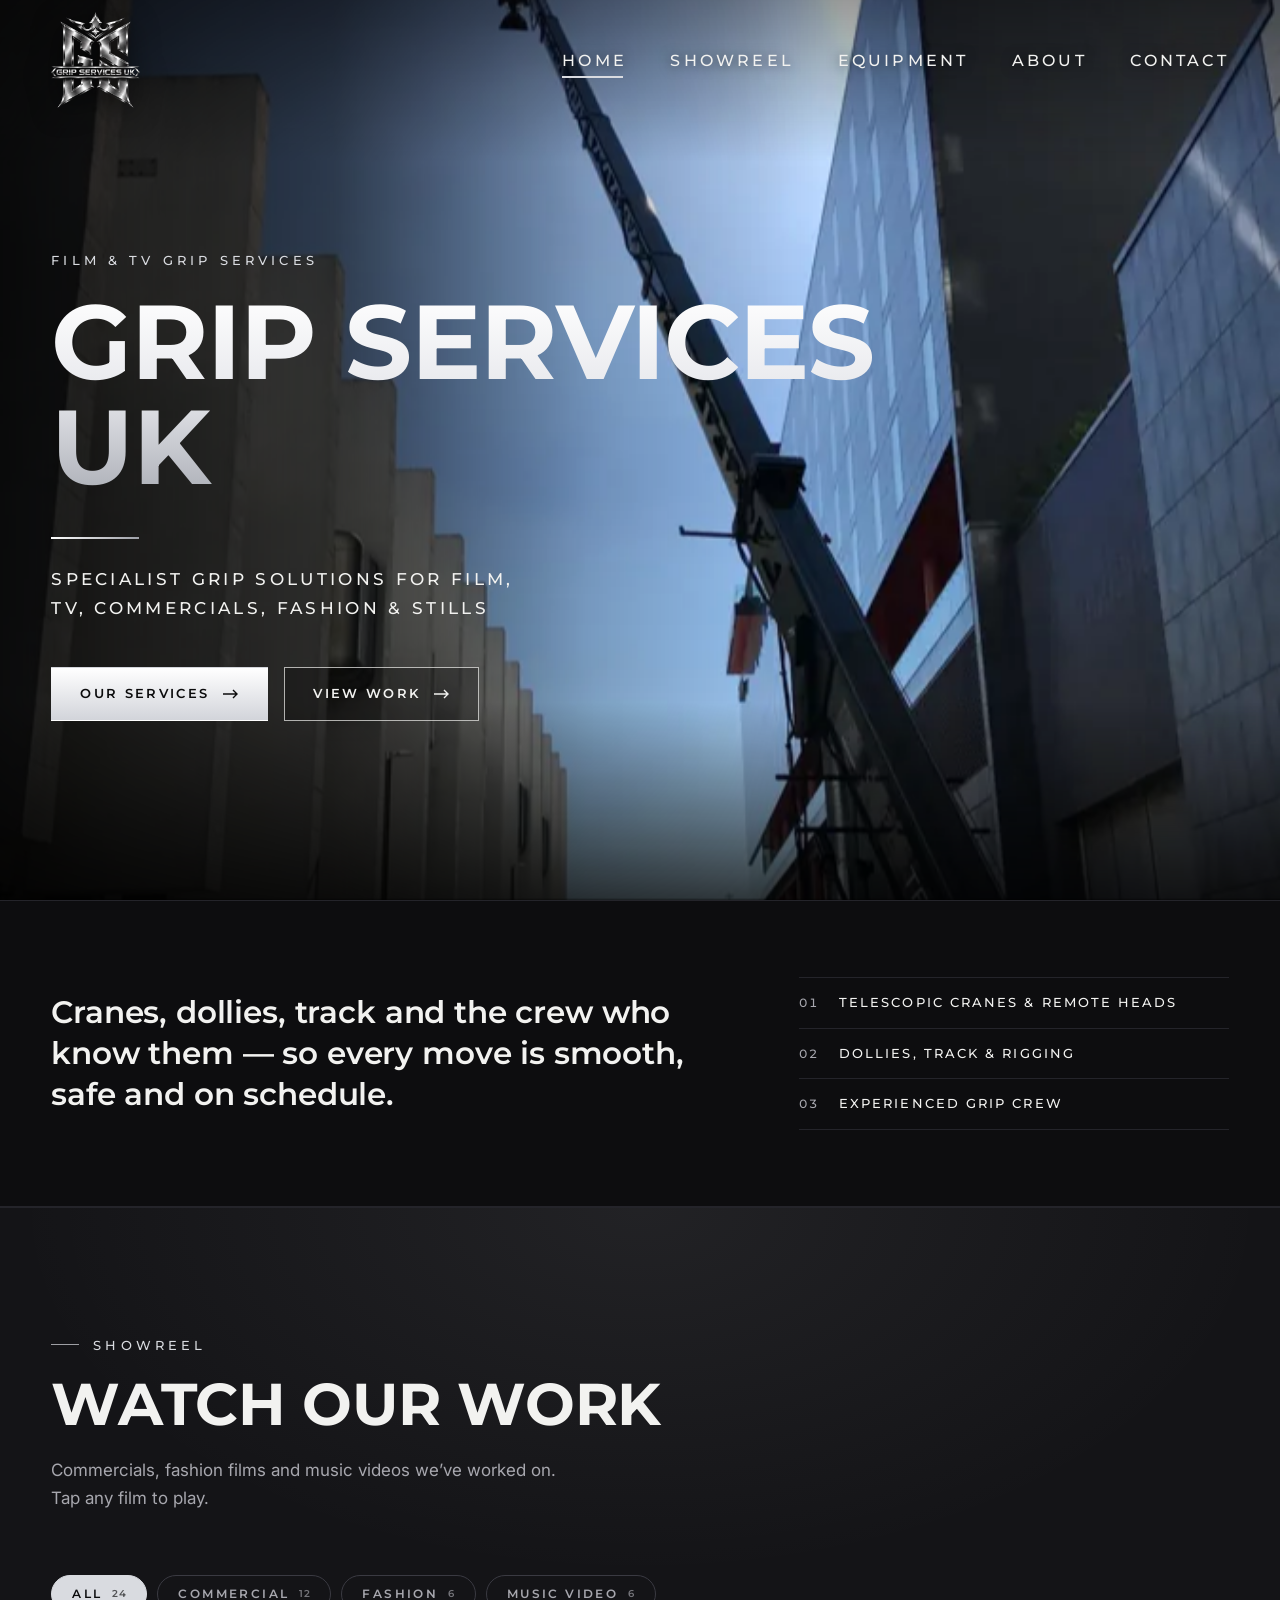
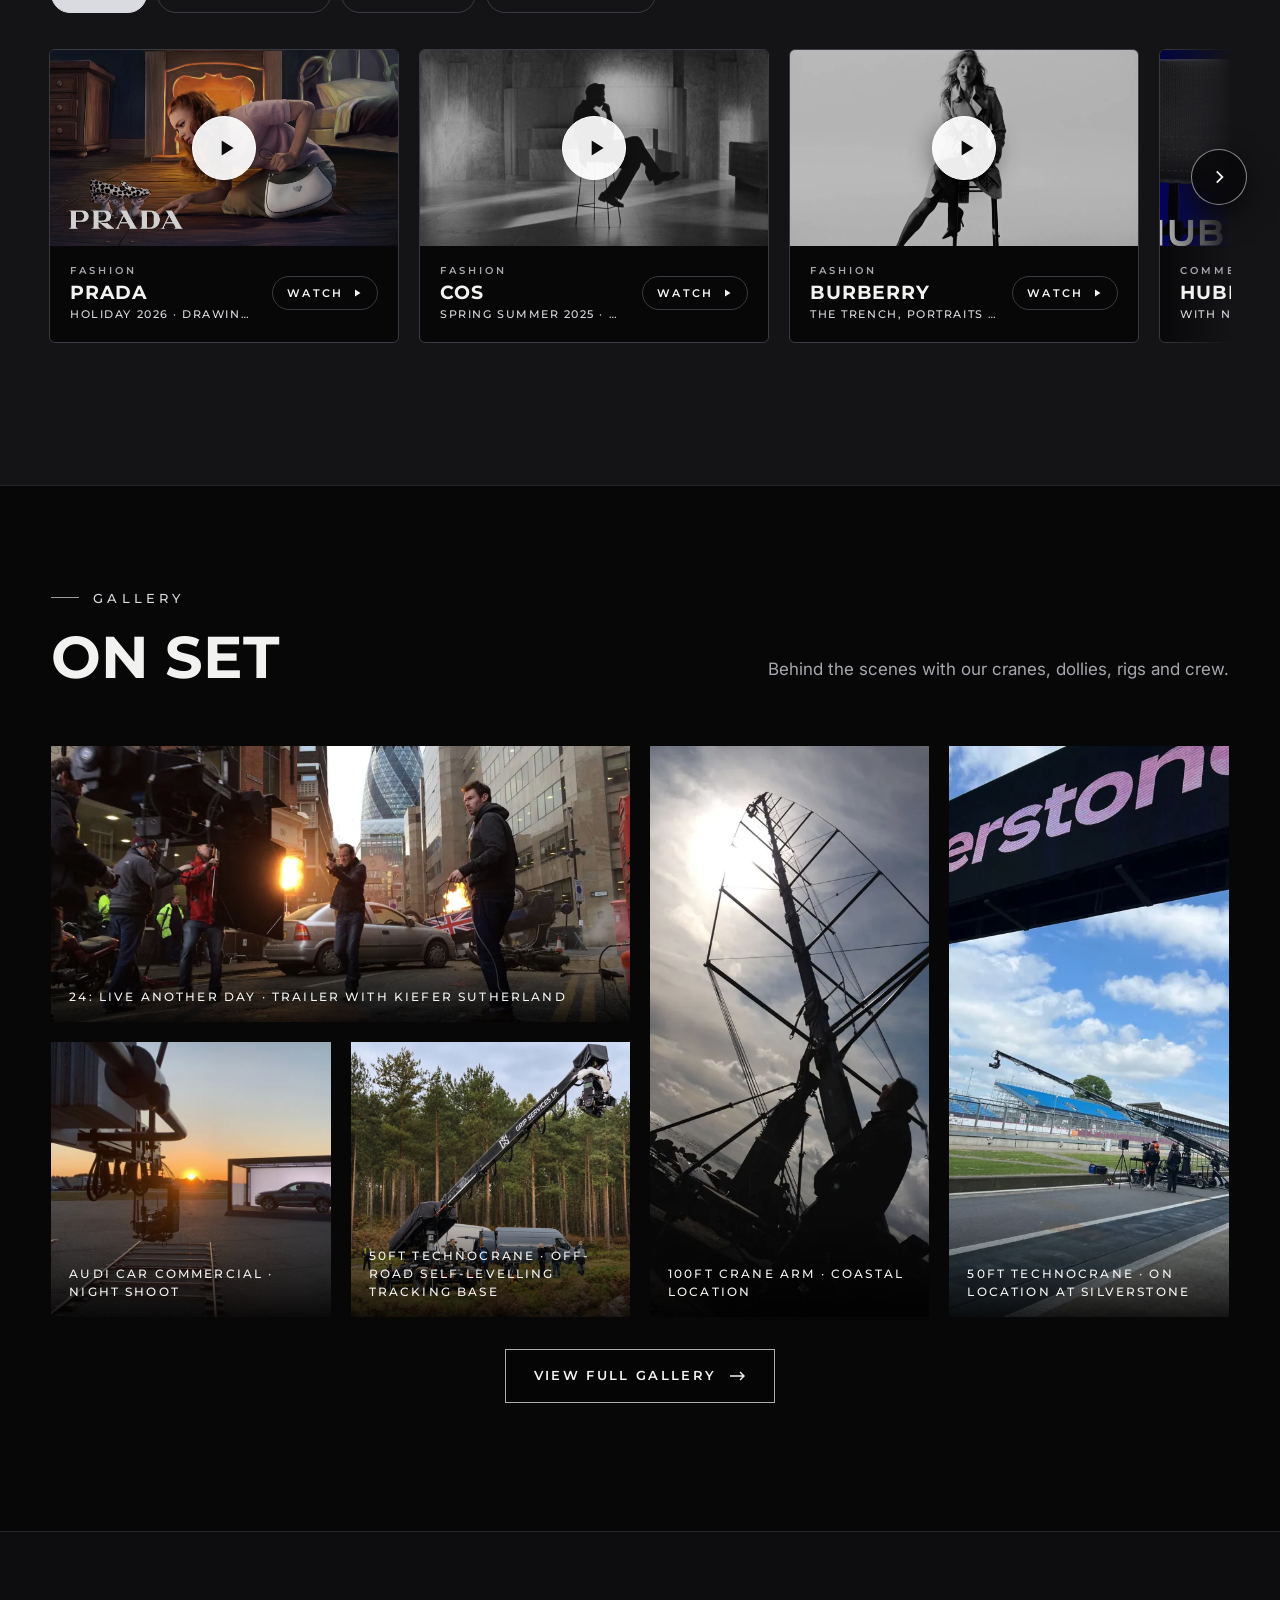
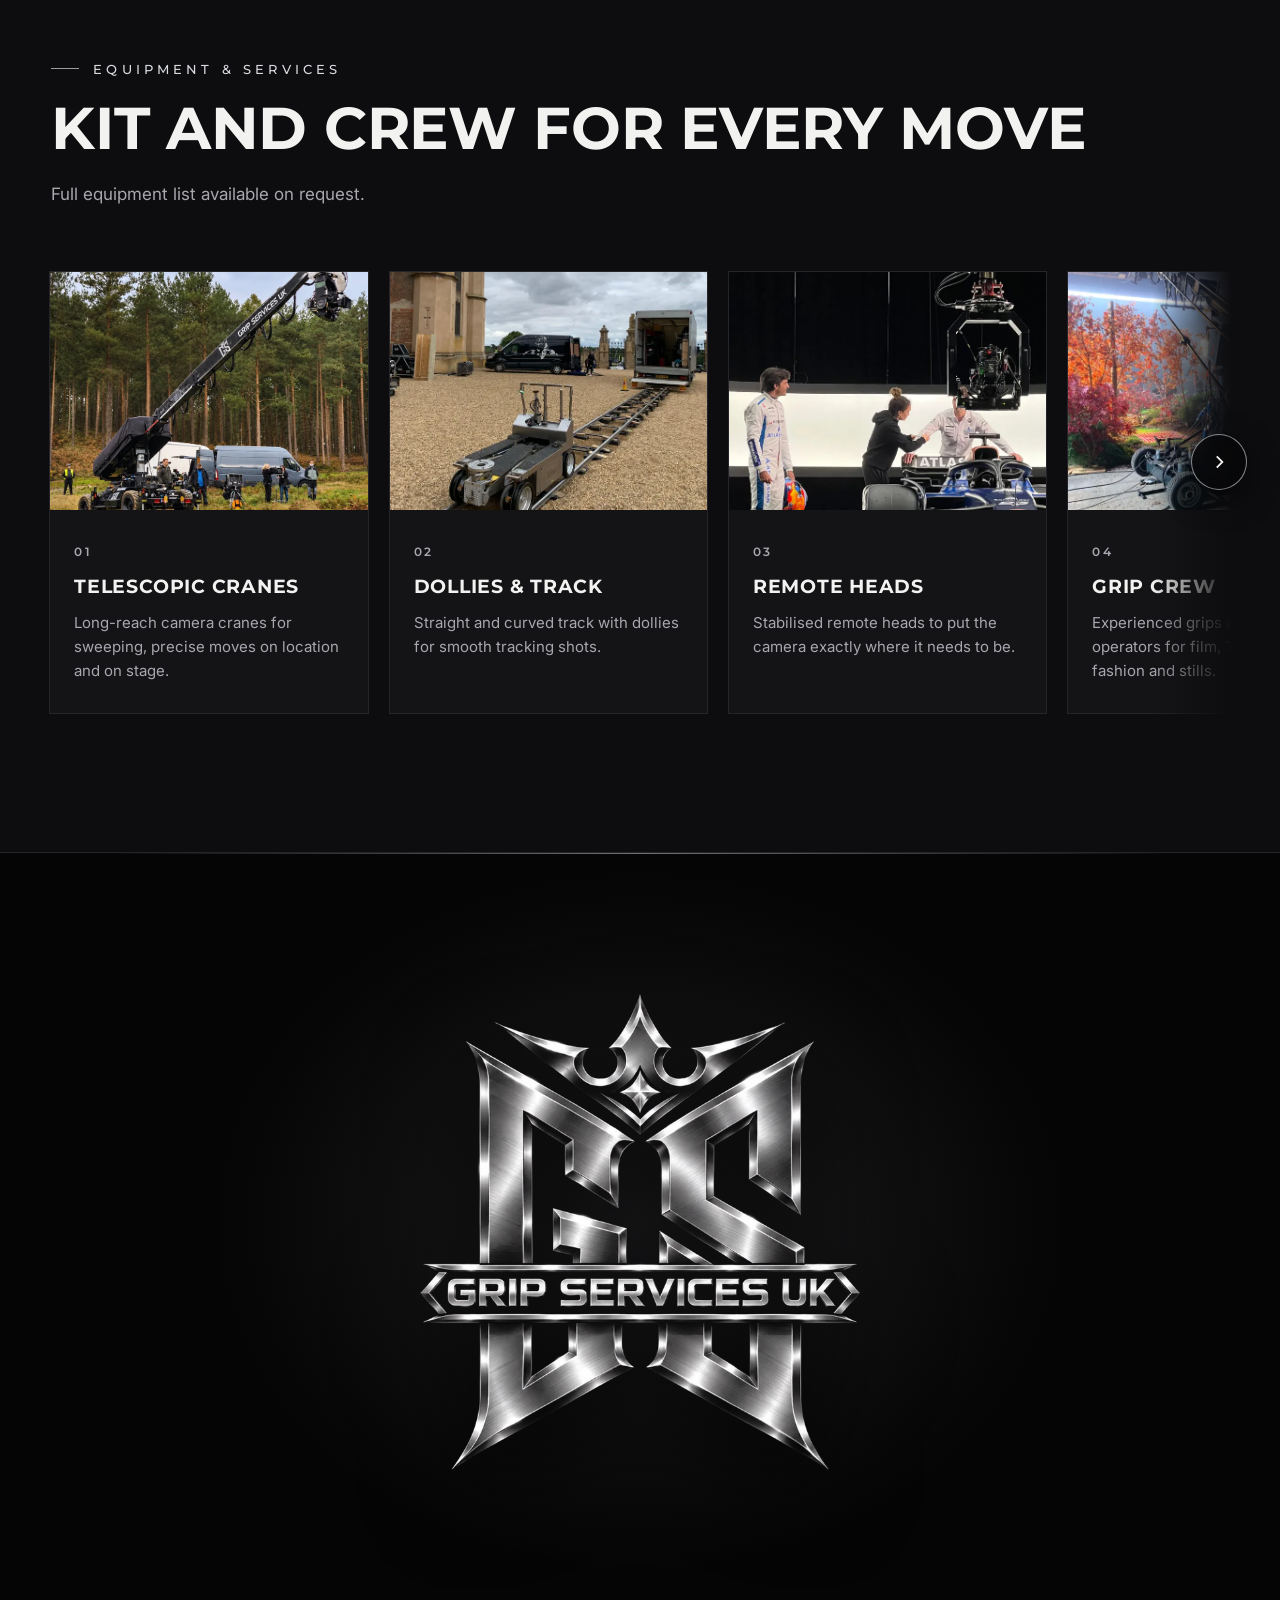
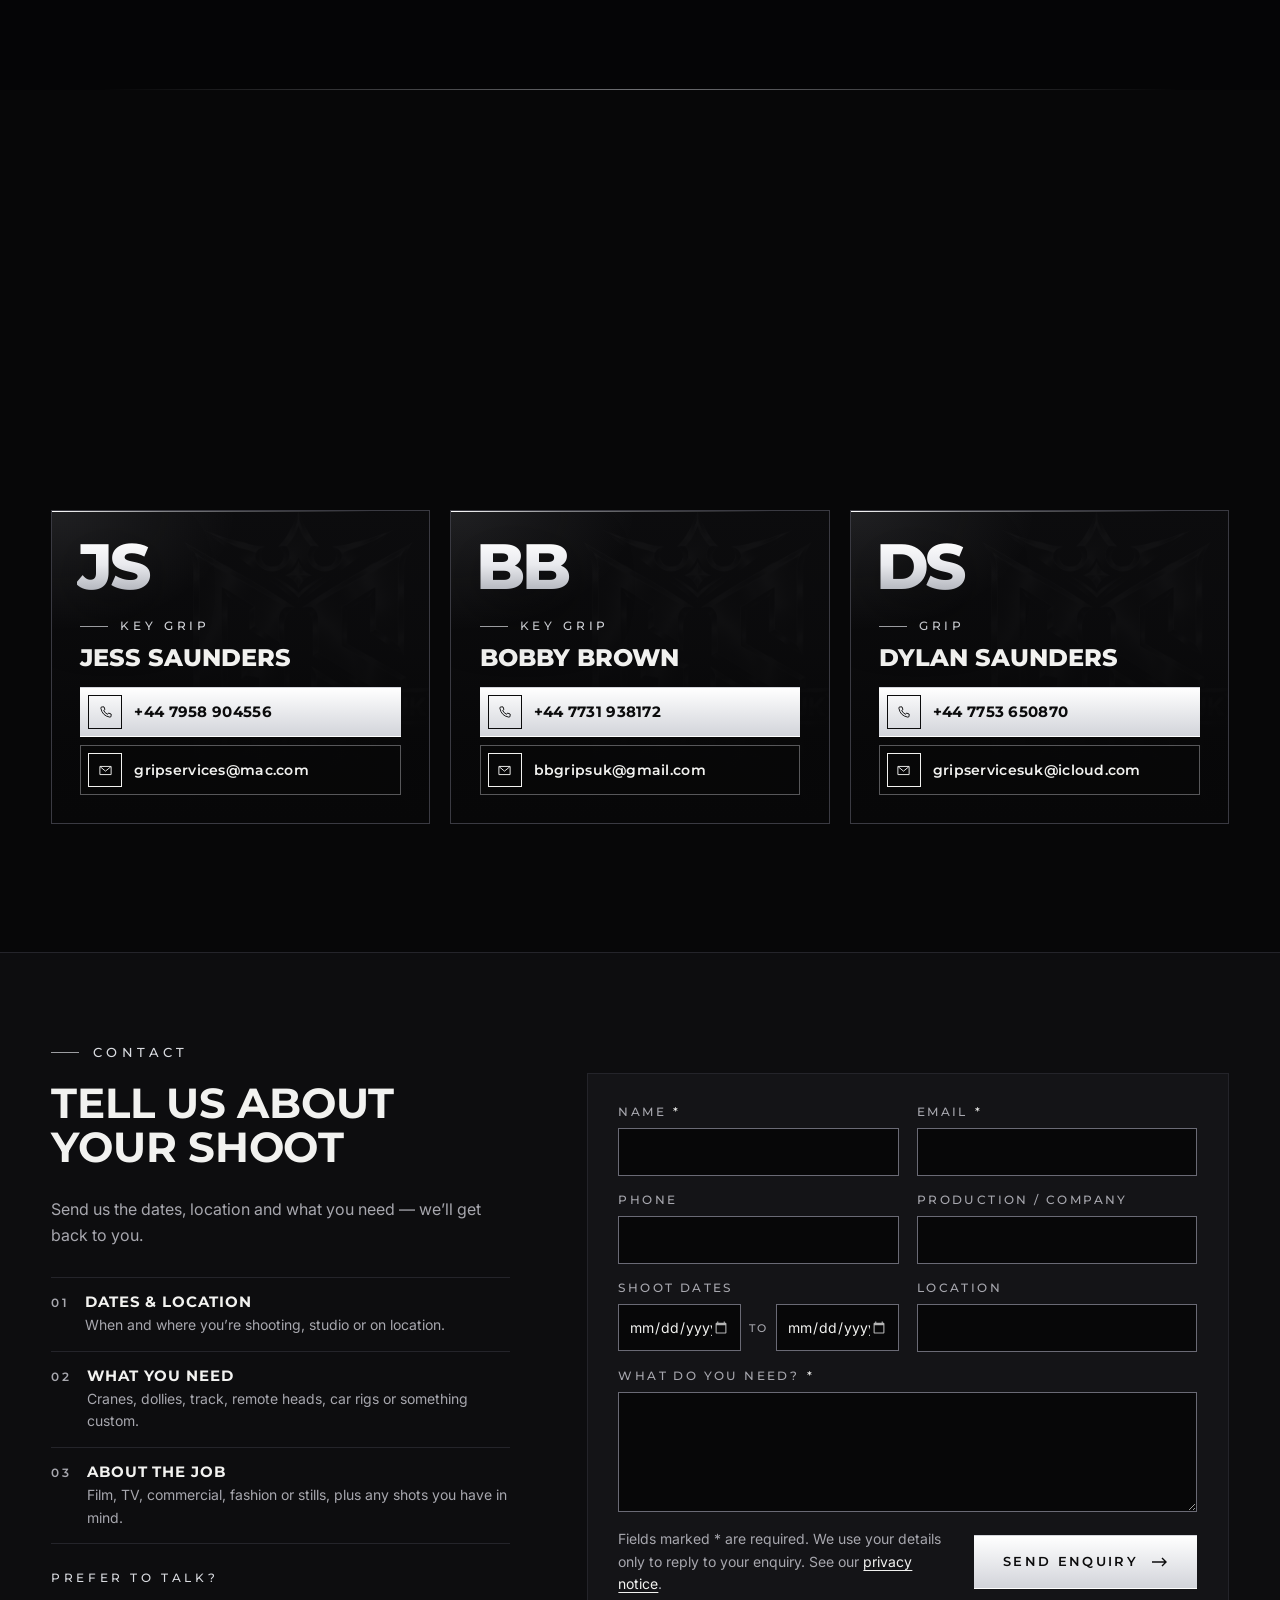
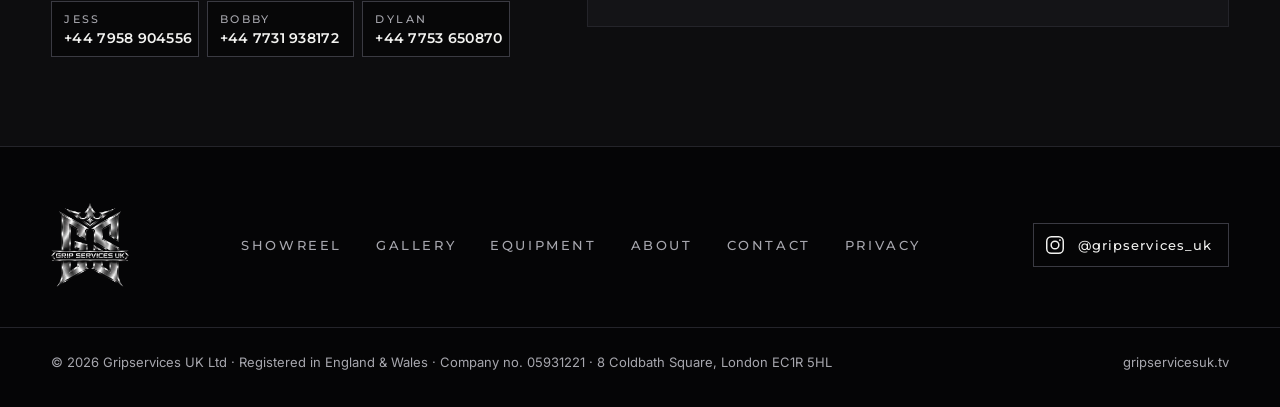
<file: index.html>
<!doctype html>
<html lang="en-GB">
<head>
<meta charset="utf-8">
<meta name="viewport" content="width=device-width, initial-scale=1">
<title>Grip Services UK | Camera Cranes, Dollies &amp; Grip Crew for Film and TV</title>
<meta name="description" content="Grip Services UK (Gripservices UK Ltd), established 1995: telescopic camera cranes, dollies, track, remote heads, car rigging and custom rigs with an NVQ Level 3 grip crew for film, TV, commercials, fashion and stills.">
<link rel="canonical" href="https://gripservicesuk.tv/">
<meta name="robots" content="index, follow">
<meta name="theme-color" content="#070708">

<meta property="og:type" content="website">
<meta property="og:site_name" content="Grip Services UK">
<meta property="og:locale" content="en_GB">
<meta property="og:title" content="Grip Services UK | Camera Cranes, Dollies &amp; Grip Crew">
<meta property="og:description" content="Specialist grip solutions for film, TV, commercials, fashion &amp; stills.">
<meta property="og:url" content="https://gripservicesuk.tv/">
<meta property="og:image" content="https://gripservicesuk.tv/assets/img/og-image.jpg">
<meta name="twitter:card" content="summary_large_image">

<link rel="icon" href="/favicon.ico" sizes="48x48">
<link rel="icon" type="image/png" sizes="192x192" href="/assets/img/icon-192.png?v=2">
<link rel="icon" type="image/png" sizes="96x96" href="/assets/img/icon-96.png?v=2">
<link rel="icon" type="image/png" sizes="32x32" href="/assets/img/icon-32.png?v=2">
<link rel="apple-touch-icon" href="/assets/img/icon-180.png?v=2">

<link rel="preconnect" href="https://fonts.googleapis.com">
<link rel="preconnect" href="https://fonts.gstatic.com" crossorigin>
<link href="https://fonts.googleapis.com/css2?family=Montserrat:wght@500;600;700;800&family=Inter:wght@400;500&display=swap" rel="stylesheet">
<link rel="stylesheet" href="/assets/css/style.css?v=20261119a">

<script type="application/ld+json">
{
  "@context": "https://schema.org",
  "@type": "WebSite",
  "name": "Grip Services UK",
  "alternateName": ["Gripservices UK", "Gripservices UK Ltd", "gripservicesuk.tv"],
  "url": "https://gripservicesuk.tv/"
}
</script>
<script type="application/ld+json">
{
  "@context": "https://schema.org",
  "@type": "ProfessionalService",
  "@id": "https://gripservicesuk.tv/#business",
  "name": "Grip Services UK",
  "legalName": "Gripservices UK Ltd",
  "alternateName": ["Gripservices UK", "Grip Services UK Ltd"],
  "url": "https://gripservicesuk.tv/",
  "logo": "https://gripservicesuk.tv/assets/img/icon-512.png",
  "image": "https://gripservicesuk.tv/assets/img/og-image.jpg",
  "description": "Established in 1995. Telescopic camera cranes, dollies, track, remote heads, car rigging and custom-built rigs, with an NVQ Level 3 grip crew, for film, television, commercials, fashion and stills.",
  "foundingDate": "1995",
  "email": "gripservices@mac.com",
  "telephone": "+447958904556",
  "address": { "@type": "PostalAddress", "streetAddress": "8 Coldbath Square", "addressLocality": "London", "postalCode": "EC1R 5HL", "addressCountry": "GB" },
  "areaServed": { "@type": "Country", "name": "United Kingdom" },
  "knowsAbout": ["Film grip", "Camera cranes", "Telescopic cranes", "Camera dollies", "Dolly track", "Remote heads", "Key grip"],
  "sameAs": ["https://www.instagram.com/gripservices_uk/"],
  "employee": [
    { "@type": "Person", "name": "Jess Saunders", "jobTitle": "Key grip", "telephone": "+447958904556", "email": "gripservices@mac.com" },
    { "@type": "Person", "name": "Bobby Brown", "jobTitle": "Key grip", "telephone": "+447731938172", "email": "bbgripsuk@gmail.com" },
    { "@type": "Person", "name": "Dylan Saunders", "jobTitle": "Grip", "telephone": "+447753650870", "email": "gripservicesuk@icloud.com" }
  ]
}
</script>
</head>
<body>

<a class="skip" href="#main">Skip to content</a>

<header class="site-header" id="top">
  <div class="wrap header-inner">
    <a class="brand" href="#home" aria-label="Grip Services UK — home">
      <img src="/assets/img/logo-320.webp?v=2" width="74" height="80" alt="Grip Services UK logo">
    </a>
    <button class="nav-toggle" type="button" aria-expanded="false" aria-controls="site-nav" aria-label="Open menu">
      <span></span><span></span><span></span>
    </button>
    <nav class="site-nav" id="site-nav" aria-label="Main">
      <a href="#home" class="is-active" aria-current="true">Home</a>
      <a href="#showreel">Showreel</a>
      <a href="#equipment">Equipment</a>
      <a href="#about">About</a>
      <a href="#contact">Contact</a>
    </nav>
  </div>
</header>

<main id="main">

  <!-- HERO -->
  <section class="hero" id="home">
    <picture class="hero-media">
      <source media="(max-width: 700px)" srcset="/assets/img/crane-street-sm.webp">
      <source media="(max-width: 1300px)" srcset="/assets/img/crane-street-wide-sm.webp">
      <img src="/assets/img/crane-street-wide.webp" alt="Telescopic camera crane set up on a city street" width="2400" height="1340" fetchpriority="high">
    </picture>
    <div class="hero-shade" aria-hidden="true"></div>
    <div class="wrap hero-content">
      <p class="eyebrow">Film &amp; TV grip services</p>
      <h1>Grip Services <br>UK</h1>
      <span class="rule" aria-hidden="true"></span>
      <p class="hero-sub">Specialist grip solutions for film, TV, commercials, fashion &amp; stills</p>
      <div class="actions">
        <a class="btn btn-solid" href="#equipment">Our services <svg viewBox="0 0 16 10" aria-hidden="true"><path d="M0 5h14M10 1l4 4-4 4"/></svg></a>
        <a class="btn btn-line" href="#showreel">View work <svg viewBox="0 0 16 10" aria-hidden="true"><path d="M0 5h14M10 1l4 4-4 4"/></svg></a>
      </div>
    </div>
  </section>

  <!-- INTRO -->
  <section class="intro">
    <div class="wrap intro-inner">
      <p class="intro-lead">Cranes, dollies, track and the crew who know them — so every move is smooth, safe and on schedule.</p>
      <ul class="intro-points">
        <li><span>01</span>Telescopic cranes &amp; remote heads</li>
        <li><span>02</span>Dollies, track &amp; rigging</li>
        <li><span>03</span>Experienced grip crew</li>
      </ul>
    </div>
  </section>

  <!-- SHOWREEL (videos) -->
  <section class="section showreel" id="showreel">
    <div class="wrap">
      <div class="section-head split">
        <div>
          <p class="eyebrow">Showreel</p>
          <h2>Watch our work</h2>
        </div>
        <p class="muted">Commercials, fashion films and music videos we’ve worked on. Tap any film to play.</p>
      </div>

      <!-- VIDEO WORK: one <button class="work-item"> per YouTube video, in any order.
           data-cat = commercial | fashion | music (sets which tab it shows under; a tab with no videos is hidden).
           data-yt = YouTube ID (the part after youtu.be/). Thumbnail: https://i.ytimg.com/vi/ID/maxresdefault.jpg
           saved as 1280x720 .webp in /assets/img/work/. Keep the small work-cat-tag text in line with data-cat. -->
      <div class="work-tabs" role="tablist" aria-label="Filter videos">
        <button type="button" role="tab" aria-selected="true" data-filter="all">All <span class="n"></span></button>
        <button type="button" role="tab" aria-selected="false" data-filter="commercial">Commercial <span class="n"></span></button>
        <button type="button" role="tab" aria-selected="false" data-filter="fashion">Fashion <span class="n"></span></button>
        <button type="button" role="tab" aria-selected="false" data-filter="music">Music video <span class="n"></span></button>
      </div>
      <div class="carousel work-carousel" data-carousel>
      <div class="carousel-nav" hidden>
        <button class="carousel-btn" type="button" data-dir="-1" aria-label="Previous videos"><svg viewBox="0 0 16 16" aria-hidden="true"><path d="M10 3 5 8l5 5"/></svg></button>
        <button class="carousel-btn" type="button" data-dir="1" aria-label="More videos"><svg viewBox="0 0 16 16" aria-hidden="true"><path d="m6 3 5 5-5 5"/></svg></button>
      </div>
      <div class="cards work-grid work-grid-tabs" tabindex="0" aria-label="Videos">
        <button class="work-item" type="button" data-cat="fashion" data-yt="jTiRRC-I1So" aria-label="Play: Prada, Holiday 2026 · Drawing Prada">
          <span class="work-thumb"><img src="/assets/img/work/prada-holiday-2026.webp" alt="" loading="lazy" width="1280" height="720"><span class="work-play" aria-hidden="true"><svg viewBox="0 0 24 24"><path d="M8 5v14l11-7z"/></svg></span></span>
          <span class="work-meta"><span class="work-cat-tag">Fashion</span><span class="work-client">Prada</span><span class="work-title">Holiday 2026 · Drawing Prada</span><span class="work-watch" aria-hidden="true">Watch <svg viewBox="0 0 24 24"><path d="M8 5v14l11-7z"/></svg></span></span>
        </button>
        <button class="work-item" type="button" data-cat="fashion" data-yt="bSE3TYKSnmc" aria-label="Play: COS Spring Summer 2025 with Adrien Brody">
          <span class="work-thumb"><img src="/assets/img/work/cos-ss25.webp" alt="" loading="lazy" width="1280" height="720"><span class="work-play" aria-hidden="true"><svg viewBox="0 0 24 24"><path d="M8 5v14l11-7z"/></svg></span></span>
          <span class="work-meta"><span class="work-cat-tag">Fashion</span><span class="work-client">COS</span><span class="work-title">Spring Summer 2025 · with Adrien Brody</span><span class="work-watch" aria-hidden="true">Watch <svg viewBox="0 0 24 24"><path d="M8 5v14l11-7z"/></svg></span></span>
        </button>
        <button class="work-item" type="button" data-cat="fashion" data-yt="Z9XfKGj6HPg" aria-label="Play: Burberry, The Trench, Portraits of an Icon">
          <span class="work-thumb"><img src="/assets/img/work/burberry-trench.webp" alt="" loading="lazy" width="1280" height="720"><span class="work-play" aria-hidden="true"><svg viewBox="0 0 24 24"><path d="M8 5v14l11-7z"/></svg></span></span>
          <span class="work-meta"><span class="work-cat-tag">Fashion</span><span class="work-client">Burberry</span><span class="work-title">The Trench, Portraits of an Icon</span><span class="work-watch" aria-hidden="true">Watch <svg viewBox="0 0 24 24"><path d="M8 5v14l11-7z"/></svg></span></span>
        </button>
        <button class="work-item" type="button" data-cat="commercial" data-yt="bgBDmvWV8uM" aria-label="Play: Hublot, with Novak Djokovic">
          <span class="work-thumb"><img src="/assets/img/work/hublot-djokovic.webp" alt="" loading="lazy" width="1280" height="720"><span class="work-play" aria-hidden="true"><svg viewBox="0 0 24 24"><path d="M8 5v14l11-7z"/></svg></span></span>
          <span class="work-meta"><span class="work-cat-tag">Commercial</span><span class="work-client">Hublot</span><span class="work-title">with Novak Djokovic</span><span class="work-watch" aria-hidden="true">Watch <svg viewBox="0 0 24 24"><path d="M8 5v14l11-7z"/></svg></span></span>
        </button>
        <button class="work-item" type="button" data-cat="commercial" data-yt="u5wRBoVRy_c" aria-label="Play: Audi, Future is an attitude · with Stella McCartney">
          <span class="work-thumb"><img src="/assets/img/work/audi-stella-mccartney.webp" alt="" loading="lazy" width="1280" height="720"><span class="work-play" aria-hidden="true"><svg viewBox="0 0 24 24"><path d="M8 5v14l11-7z"/></svg></span></span>
          <span class="work-meta"><span class="work-cat-tag">Commercial</span><span class="work-client">Audi</span><span class="work-title">Future is an attitude · with Stella McCartney</span><span class="work-watch" aria-hidden="true">Watch <svg viewBox="0 0 24 24"><path d="M8 5v14l11-7z"/></svg></span></span>
        </button>
        <button class="work-item" type="button" data-cat="commercial" data-yt="TVCoSiMNfsg" aria-label="Play: Williams F1, FW47 livery reveal">
          <span class="work-thumb"><img src="/assets/img/work/williams-f1-fw47.webp" alt="" loading="lazy" width="1280" height="720"><span class="work-play" aria-hidden="true"><svg viewBox="0 0 24 24"><path d="M8 5v14l11-7z"/></svg></span></span>
          <span class="work-meta"><span class="work-cat-tag">Commercial</span><span class="work-client">Williams F1</span><span class="work-title">FW47 livery reveal</span><span class="work-watch" aria-hidden="true">Watch <svg viewBox="0 0 24 24"><path d="M8 5v14l11-7z"/></svg></span></span>
        </button>
        <button class="work-item" type="button" data-cat="music" data-yt="23g5HBOg3Ic" aria-label="Play: Ed Sheeran, Celestial · with Pokémon">
          <span class="work-thumb"><img src="/assets/img/work/ed-sheeran-celestial.webp" alt="" loading="lazy" width="1280" height="720"><span class="work-play" aria-hidden="true"><svg viewBox="0 0 24 24"><path d="M8 5v14l11-7z"/></svg></span></span>
          <span class="work-meta"><span class="work-cat-tag">Music video</span><span class="work-client">Ed Sheeran</span><span class="work-title">Celestial · with Pokémon</span><span class="work-watch" aria-hidden="true">Watch <svg viewBox="0 0 24 24"><path d="M8 5v14l11-7z"/></svg></span></span>
        </button>
        <button class="work-item" type="button" data-cat="commercial" data-yt="XqGmVnqs5oI" aria-label="Play: John Smith’s, Showstopper">
          <span class="work-thumb"><img src="/assets/img/work/john-smiths-showstopper.webp" alt="" loading="lazy" width="1280" height="720"><span class="work-play" aria-hidden="true"><svg viewBox="0 0 24 24"><path d="M8 5v14l11-7z"/></svg></span></span>
          <span class="work-meta"><span class="work-cat-tag">Commercial</span><span class="work-client">John Smith’s</span><span class="work-title">Showstopper</span><span class="work-watch" aria-hidden="true">Watch <svg viewBox="0 0 24 24"><path d="M8 5v14l11-7z"/></svg></span></span>
        </button>
        <button class="work-item" type="button" data-cat="music" data-yt="PXatLOWjr-k" aria-label="Play: Travis, Why Does It Always Rain On Me?">
          <span class="work-thumb"><img src="/assets/img/work/travis-rain.webp" alt="" loading="lazy" width="1280" height="720"><span class="work-play" aria-hidden="true"><svg viewBox="0 0 24 24"><path d="M8 5v14l11-7z"/></svg></span></span>
          <span class="work-meta"><span class="work-cat-tag">Music video</span><span class="work-client">Travis</span><span class="work-title">Why Does It Always Rain On Me?</span><span class="work-watch" aria-hidden="true">Watch <svg viewBox="0 0 24 24"><path d="M8 5v14l11-7z"/></svg></span></span>
        </button>
        <button class="work-item" type="button" data-cat="commercial" data-yt="g8XCBBa_usM" aria-label="Play: O2, Unwrap the magic of Christmas">
          <span class="work-thumb"><img src="/assets/img/work/o2-christmas.webp" alt="" loading="lazy" width="1280" height="720"><span class="work-play" aria-hidden="true"><svg viewBox="0 0 24 24"><path d="M8 5v14l11-7z"/></svg></span></span>
          <span class="work-meta"><span class="work-cat-tag">Commercial</span><span class="work-client">O2</span><span class="work-title">Unwrap the magic of Christmas</span><span class="work-watch" aria-hidden="true">Watch <svg viewBox="0 0 24 24"><path d="M8 5v14l11-7z"/></svg></span></span>
        </button>
        <button class="work-item" type="button" data-cat="fashion" data-yt="x01GwK1XZl4" aria-label="Play: Gucci, The Exquisite Gucci Campaign">
          <span class="work-thumb"><img src="/assets/img/work/gucci-exquisite.webp" alt="" loading="lazy" width="1280" height="720"><span class="work-play" aria-hidden="true"><svg viewBox="0 0 24 24"><path d="M8 5v14l11-7z"/></svg></span></span>
          <span class="work-meta"><span class="work-cat-tag">Fashion</span><span class="work-client">Gucci</span><span class="work-title">The Exquisite Gucci Campaign</span><span class="work-watch" aria-hidden="true">Watch <svg viewBox="0 0 24 24"><path d="M8 5v14l11-7z"/></svg></span></span>
        </button>
        <button class="work-item" type="button" data-cat="commercial" data-yt="Hbib-A6NpW8" aria-label="Play: Virgin Atlantic, Your airline’s either got it or it hasn’t">
          <span class="work-thumb"><img src="/assets/img/work/virgin-atlantic-2011.webp" alt="" loading="lazy" width="1280" height="720"><span class="work-play" aria-hidden="true"><svg viewBox="0 0 24 24"><path d="M8 5v14l11-7z"/></svg></span></span>
          <span class="work-meta"><span class="work-cat-tag">Commercial</span><span class="work-client">Virgin Atlantic</span><span class="work-title">Got it or it hasn’t · 2011</span><span class="work-watch" aria-hidden="true">Watch <svg viewBox="0 0 24 24"><path d="M8 5v14l11-7z"/></svg></span></span>
        </button>
        <button class="work-item" type="button" data-cat="music" data-yt="zKEWdRPRf3I" aria-label="Play: Fatboy Slim, Sunset (Bird of Prey)">
          <span class="work-thumb"><img src="/assets/img/work/fatboy-slim-sunset.webp" alt="" loading="lazy" width="1280" height="720"><span class="work-play" aria-hidden="true"><svg viewBox="0 0 24 24"><path d="M8 5v14l11-7z"/></svg></span></span>
          <span class="work-meta"><span class="work-cat-tag">Music video</span><span class="work-client">Fatboy Slim</span><span class="work-title">Sunset (Bird of Prey)</span><span class="work-watch" aria-hidden="true">Watch <svg viewBox="0 0 24 24"><path d="M8 5v14l11-7z"/></svg></span></span>
        </button>
        <button class="work-item" type="button" data-cat="commercial" data-yt="gIqwUV-qOiU" aria-label="Play: Virgin Atlantic, Still red hot · 25 years">
          <span class="work-thumb"><img src="/assets/img/work/virgin-atlantic-25.webp" alt="" loading="lazy" width="1280" height="720"><span class="work-play" aria-hidden="true"><svg viewBox="0 0 24 24"><path d="M8 5v14l11-7z"/></svg></span></span>
          <span class="work-meta"><span class="work-cat-tag">Commercial</span><span class="work-client">Virgin Atlantic</span><span class="work-title">Still red hot · 25 years</span><span class="work-watch" aria-hidden="true">Watch <svg viewBox="0 0 24 24"><path d="M8 5v14l11-7z"/></svg></span></span>
        </button>
        <button class="work-item" type="button" data-cat="commercial" data-yt="nwYvfGtCcGA" aria-label="Play: Range Rover, Range Rover Sport SVR launch film">
          <span class="work-thumb"><img src="/assets/img/work/range-rover-svr.webp" alt="" loading="lazy" width="1280" height="720"><span class="work-play" aria-hidden="true"><svg viewBox="0 0 24 24"><path d="M8 5v14l11-7z"/></svg></span></span>
          <span class="work-meta"><span class="work-cat-tag">Commercial</span><span class="work-client">Range Rover</span><span class="work-title">Range Rover Sport SVR launch film</span><span class="work-watch" aria-hidden="true">Watch <svg viewBox="0 0 24 24"><path d="M8 5v14l11-7z"/></svg></span></span>
        </button>
        <button class="work-item" type="button" data-cat="music" data-yt="YdJc7-ZEuT0" aria-label="Play: Liam Gallagher, Wall of Glass">
          <span class="work-thumb"><img src="/assets/img/work/liam-gallagher-wall-of-glass.webp" alt="" loading="lazy" width="1280" height="720"><span class="work-play" aria-hidden="true"><svg viewBox="0 0 24 24"><path d="M8 5v14l11-7z"/></svg></span></span>
          <span class="work-meta"><span class="work-cat-tag">Music video</span><span class="work-client">Liam Gallagher</span><span class="work-title">Wall of Glass</span><span class="work-watch" aria-hidden="true">Watch <svg viewBox="0 0 24 24"><path d="M8 5v14l11-7z"/></svg></span></span>
        </button>
        <button class="work-item" type="button" data-cat="commercial" data-yt="OAjIKCKULx0" aria-label="Play: Jaguar, XJL · Driver">
          <span class="work-thumb"><img src="/assets/img/work/jaguar-xjl.webp" alt="" loading="lazy" width="1280" height="720"><span class="work-play" aria-hidden="true"><svg viewBox="0 0 24 24"><path d="M8 5v14l11-7z"/></svg></span></span>
          <span class="work-meta"><span class="work-cat-tag">Commercial</span><span class="work-client">Jaguar</span><span class="work-title">XJL · Driver</span><span class="work-watch" aria-hidden="true">Watch <svg viewBox="0 0 24 24"><path d="M8 5v14l11-7z"/></svg></span></span>
        </button>
        <button class="work-item" type="button" data-cat="fashion" data-yt="ldjSIUs8LCY" aria-label="Play: BOSS, Fall/Winter 2024 · with David Beckham">
          <span class="work-thumb"><img src="/assets/img/work/boss-fw24-beckham.webp" alt="" loading="lazy" width="1280" height="720"><span class="work-play" aria-hidden="true"><svg viewBox="0 0 24 24"><path d="M8 5v14l11-7z"/></svg></span></span>
          <span class="work-meta"><span class="work-cat-tag">Fashion</span><span class="work-client">BOSS</span><span class="work-title">Fall/Winter 2024 · with David Beckham</span><span class="work-watch" aria-hidden="true">Watch <svg viewBox="0 0 24 24"><path d="M8 5v14l11-7z"/></svg></span></span>
        </button>
        <button class="work-item" type="button" data-cat="commercial" data-yt="6KMd5sAOv98" aria-label="Play: Vodafone, The Chase · with Martin Freeman">
          <span class="work-thumb"><img src="/assets/img/work/vodafone-martin-freeman.webp" alt="" loading="lazy" width="1280" height="720"><span class="work-play" aria-hidden="true"><svg viewBox="0 0 24 24"><path d="M8 5v14l11-7z"/></svg></span></span>
          <span class="work-meta"><span class="work-cat-tag">Commercial</span><span class="work-client">Vodafone</span><span class="work-title">The Chase · with Martin Freeman</span><span class="work-watch" aria-hidden="true">Watch <svg viewBox="0 0 24 24"><path d="M8 5v14l11-7z"/></svg></span></span>
        </button>
        <button class="work-item" type="button" data-cat="music" data-yt="Q8w81AAK7to" aria-label="Play: Supergrass, Moving">
          <span class="work-thumb"><img src="/assets/img/work/supergrass-moving.webp" alt="" loading="lazy" width="1280" height="720"><span class="work-play" aria-hidden="true"><svg viewBox="0 0 24 24"><path d="M8 5v14l11-7z"/></svg></span></span>
          <span class="work-meta"><span class="work-cat-tag">Music video</span><span class="work-client">Supergrass</span><span class="work-title">Moving</span><span class="work-watch" aria-hidden="true">Watch <svg viewBox="0 0 24 24"><path d="M8 5v14l11-7z"/></svg></span></span>
        </button>
        <button class="work-item" type="button" data-cat="commercial" data-video="/assets/video/volvo-plant-orchestra.mp4" aria-label="Play: Volvo, The Plant Orchestra">
          <span class="work-thumb"><img src="/assets/img/work/volvo-plant-orchestra.webp" alt="" loading="lazy" width="1280" height="720"><span class="work-play" aria-hidden="true"><svg viewBox="0 0 24 24"><path d="M8 5v14l11-7z"/></svg></span></span>
          <span class="work-meta"><span class="work-cat-tag">Commercial</span><span class="work-client">Volvo</span><span class="work-title">The Plant Orchestra</span><span class="work-watch" aria-hidden="true">Watch <svg viewBox="0 0 24 24"><path d="M8 5v14l11-7z"/></svg></span></span>
        </button>
        <button class="work-item" type="button" data-cat="fashion" data-yt="z1pikpEDIj8" aria-label="Play: H&amp;M, Holiday 2023 · with Milla Jovovich">
          <span class="work-thumb"><img src="/assets/img/work/hm-holiday-2023.webp" alt="" loading="lazy" width="1280" height="720"><span class="work-play" aria-hidden="true"><svg viewBox="0 0 24 24"><path d="M8 5v14l11-7z"/></svg></span></span>
          <span class="work-meta"><span class="work-cat-tag">Fashion</span><span class="work-client">H&amp;M</span><span class="work-title">Holiday 2023 · with Milla Jovovich</span><span class="work-watch" aria-hidden="true">Watch <svg viewBox="0 0 24 24"><path d="M8 5v14l11-7z"/></svg></span></span>
        </button>
        <button class="work-item" type="button" data-cat="music" data-yt="GfvnAzG2YUs" aria-label="Play: Westlife, Mandy">
          <span class="work-thumb"><img src="/assets/img/work/westlife-mandy.webp" alt="" loading="lazy" width="1280" height="720"><span class="work-play" aria-hidden="true"><svg viewBox="0 0 24 24"><path d="M8 5v14l11-7z"/></svg></span></span>
          <span class="work-meta"><span class="work-cat-tag">Music video</span><span class="work-client">Westlife</span><span class="work-title">Mandy</span><span class="work-watch" aria-hidden="true">Watch <svg viewBox="0 0 24 24"><path d="M8 5v14l11-7z"/></svg></span></span>
        </button>
        <button class="work-item" type="button" data-cat="commercial" data-yt="-Jadj9IB9xw" aria-label="Play: ITV, Drama vs Reality · The Phone Call">
          <span class="work-thumb"><img src="/assets/img/work/itv-drama-vs-reality.webp" alt="" loading="lazy" width="1280" height="720"><span class="work-play" aria-hidden="true"><svg viewBox="0 0 24 24"><path d="M8 5v14l11-7z"/></svg></span></span>
          <span class="work-meta"><span class="work-cat-tag">Commercial</span><span class="work-client">ITV</span><span class="work-title">Drama vs Reality · The Phone Call</span><span class="work-watch" aria-hidden="true">Watch <svg viewBox="0 0 24 24"><path d="M8 5v14l11-7z"/></svg></span></span>
        </button>
      </div>
      </div>
    </div>
  </section>

  <!-- ON SET (photos) -->
  <section class="section onset" id="on-set">
    <div class="wrap">
      <div class="section-head split">
        <div>
          <p class="eyebrow">Gallery</p>
          <h2>On set</h2>
        </div>
        <p class="muted">Behind the scenes with our cranes, dollies, rigs and crew.</p>
      </div>
      <div class="gallery">
        <figure class="g-wide"><a href="/assets/img/london-action.webp" data-lightbox><img src="/assets/img/london-action-sm.webp" alt="Filming the 24: Live Another Day trailer with Kiefer Sutherland on a City of London street" loading="lazy" width="900" height="675"></a><figcaption>24: Live Another Day · trailer with Kiefer Sutherland</figcaption></figure>
        <figure class="g-tall"><a href="/assets/img/crane-beach.webp" data-lightbox><img src="/assets/img/crane-beach-sm.webp" alt="100ft crane arm being rigged on a coastal location" loading="lazy" width="675" height="900"></a><figcaption>100ft crane arm · coastal location</figcaption></figure>
        <figure class="g-tall"><a href="/assets/img/silverstone-technocrane.webp" data-lightbox><img src="/assets/img/silverstone-technocrane-sm.webp" alt="50ft Technocrane set up in the pit lane at Silverstone race track" loading="lazy" width="675" height="900"></a><figcaption>50ft Technocrane · on location at Silverstone</figcaption></figure>
        <figure><a href="/assets/img/sunset-commercial.webp" data-lightbox><img src="/assets/img/sunset-commercial-sm.webp" alt="Remote head over dolly track on an Audi car commercial night shoot" loading="lazy" width="900" height="675"></a><figcaption>Audi car commercial · night shoot</figcaption></figure>
        <figure><a href="/assets/img/crane-forest.webp" data-lightbox><img src="/assets/img/crane-forest-sm.webp" alt="50ft Technocrane on an off-road self-levelling tracking base in a forest" loading="lazy" width="842" height="900"></a><figcaption>50ft Technocrane · off-road self-levelling tracking base</figcaption></figure>
      </div>
      <div class="gallery-more"><a class="btn btn-line" href="/gallery">View full gallery <svg viewBox="0 0 16 10" aria-hidden="true"><path d="M0 5h14M10 1l4 4-4 4"/></svg></a></div>
    </div>
  </section>

  <!-- EQUIPMENT -->
  <section class="section section-alt" id="equipment">
    <div class="wrap">
      <div class="section-head split">
        <div>
          <p class="eyebrow">Equipment &amp; services</p>
          <h2>Kit and crew for every move</h2>
        </div>
        <p class="muted">Full equipment list available on request.</p>
      </div>
      <div class="carousel" data-carousel>
      <div class="carousel-nav" hidden>
        <button class="carousel-btn" type="button" data-dir="-1" aria-label="Previous items"><svg viewBox="0 0 16 16" aria-hidden="true"><path d="M10 3 5 8l5 5"/></svg></button>
        <button class="carousel-btn" type="button" data-dir="1" aria-label="More items"><svg viewBox="0 0 16 16" aria-hidden="true"><path d="m6 3 5 5-5 5"/></svg></button>
      </div>
      <div class="cards" tabindex="0" aria-label="Equipment and services">
        <article class="card">
          <div class="card-media"><img src="/assets/img/crane-forest-sm.webp" alt="" loading="lazy" width="842" height="900"></div>
          <div class="card-body"><span class="num">01</span><h3>Telescopic cranes</h3><p>Long-reach camera cranes for sweeping, precise moves on location and on stage.</p></div>
        </article>
        <article class="card">
          <div class="card-media"><img src="/assets/img/dolly-track-sm.webp" alt="Camera dolly on track at a stately home location" loading="lazy" width="675" height="900" style="object-position: 50% 78%;"></div>
          <div class="card-body"><span class="num">02</span><h3>Dollies &amp; track</h3><p>Straight and curved track with dollies for smooth tracking shots.</p></div>
        </article>
        <article class="card">
          <div class="card-media"><img src="/assets/img/remote-head-sm.webp" alt="Stabilised remote head with cinema camera on a studio shoot" loading="lazy" width="675" height="900" style="object-position: 80% 22%;"></div>
          <div class="card-body"><span class="num">03</span><h3>Remote heads</h3><p>Stabilised remote heads to put the camera exactly where it needs to be.</p></div>
        </article>
        <article class="card">
          <div class="card-media"><img src="/assets/img/crew-studio-sm.webp" alt="" loading="lazy" width="675" height="900"></div>
          <div class="card-body"><span class="num">04</span><h3>Grip crew</h3><p>Experienced grips and crane operators for film, TV, commercials, fashion and stills.</p></div>
        </article>
        <article class="card">
          <div class="card-media"><video src="/assets/video/custom-rig.mp4" autoplay muted loop playsinline preload="metadata" aria-hidden="true"></video><button class="video-open" type="button" data-video="/assets/video/custom-rig.mp4" aria-label="Play custom-built rigging video"><span><svg viewBox="0 0 24 24" aria-hidden="true"><path d="M8 5v14l11-7z"/></svg></span></button></div>
          <div class="card-body"><span class="num">05</span><h3>Custom-built rigging</h3><p>Bespoke rigs designed and built for any situation, on stage or on location.</p></div>
        </article>
      </div>
      </div>
    </div>
  </section>

  <!-- CREST -->
  <section class="crest" aria-label="Grip Services UK">
    <img src="/assets/img/logo-720.webp?v=2" alt="Grip Services UK logo" width="666" height="720" loading="lazy">
    <p>Grip · Cranes · Camera movement</p>
  </section>

  <!-- ABOUT -->
  <section class="section" id="about">
    <div class="wrap">
      <div class="section-head split">
        <div>
          <p class="eyebrow">About</p>
          <h2>The team</h2>
        </div>
        <p class="muted about-text">Gripservices UK Ltd was established in 1995 and is led by key grips Jess Saunders and Bobby Brown. We supply telescopic camera cranes, dollies, track and remote heads, the best car rigging systems in the UK and custom-built rigs for any situation, together with an experienced NVQ Level 3 grip crew, for film, television, commercials, fashion and stills.</p>
      </div>
      <div class="team">
        <!-- PORTRAIT SWAP: when a real portrait is available, change the <img> src inside .member-media
             to the portrait (e.g. /assets/img/jess-saunders.webp, ideally 900x1100 or larger) and add the
             class "has-portrait" to the <article>. That hides the monogram and shows the photo in full. -->
        <article class="member">
          <div class="member-media" aria-hidden="true"><img src="/assets/img/logo-720.webp?v=2" alt="" loading="lazy" width="666" height="720"></div>
          <p class="monogram" aria-hidden="true">JS</p>
          <div class="member-body">
            <p class="role">Key grip</p>
            <h3>Jess Saunders</h3>
            <div class="member-actions">
              <a class="reach reach-solid" href="tel:+447958904556"><span class="reach-icon"><svg viewBox="0 0 24 24" aria-hidden="true" focusable="false"><path d="M6.6 3h3l1.5 4.2-2 1.5a12.5 12.5 0 0 0 6.2 6.2l1.5-2 4.2 1.5v3a2 2 0 0 1-2.2 2A17.6 17.6 0 0 1 4.6 5.2 2 2 0 0 1 6.6 3z"/></svg></span><span class="reach-text"><span class="reach-label">Call</span><span class="reach-value">+44 7958 904556</span></span></a>
              <a class="reach" href="mailto:gripservices@mac.com"><span class="reach-icon"><svg viewBox="0 0 24 24" aria-hidden="true" focusable="false"><rect x="3" y="5.5" width="18" height="13"/><path d="M3.5 6l8.5 7 8.5-7"/></svg></span><span class="reach-text"><span class="reach-label">Email</span><span class="reach-value">gripservices@mac.com</span></span></a>
            </div>
          </div>
        </article>
        <!-- PORTRAIT SWAP: as above (e.g. /assets/img/bobby-brown.webp + class "has-portrait"). -->
        <article class="member">
          <div class="member-media" aria-hidden="true"><img src="/assets/img/logo-720.webp?v=2" alt="" loading="lazy" width="666" height="720"></div>
          <p class="monogram" aria-hidden="true">BB</p>
          <div class="member-body">
            <p class="role">Key grip</p>
            <h3>Bobby Brown</h3>
            <div class="member-actions">
              <a class="reach reach-solid" href="tel:+447731938172"><span class="reach-icon"><svg viewBox="0 0 24 24" aria-hidden="true" focusable="false"><path d="M6.6 3h3l1.5 4.2-2 1.5a12.5 12.5 0 0 0 6.2 6.2l1.5-2 4.2 1.5v3a2 2 0 0 1-2.2 2A17.6 17.6 0 0 1 4.6 5.2 2 2 0 0 1 6.6 3z"/></svg></span><span class="reach-text"><span class="reach-label">Call</span><span class="reach-value">+44 7731 938172</span></span></a>
              <a class="reach" href="mailto:bbgripsuk@gmail.com"><span class="reach-icon"><svg viewBox="0 0 24 24" aria-hidden="true" focusable="false"><rect x="3" y="5.5" width="18" height="13"/><path d="M3.5 6l8.5 7 8.5-7"/></svg></span><span class="reach-text"><span class="reach-label">Email</span><span class="reach-value">bbgripsuk@gmail.com</span></span></a>
            </div>
          </div>
        </article>
        <!-- PORTRAIT SWAP: as above (e.g. /assets/img/dylan-saunders.webp + class "has-portrait"). -->
        <article class="member">
          <div class="member-media" aria-hidden="true"><img src="/assets/img/logo-720.webp?v=2" alt="" loading="lazy" width="666" height="720"></div>
          <p class="monogram" aria-hidden="true">DS</p>
          <div class="member-body">
            <p class="role">Grip</p>
            <h3>Dylan Saunders</h3>
            <div class="member-actions">
              <a class="reach reach-solid" href="tel:+447753650870"><span class="reach-icon"><svg viewBox="0 0 24 24" aria-hidden="true" focusable="false"><path d="M6.6 3h3l1.5 4.2-2 1.5a12.5 12.5 0 0 0 6.2 6.2l1.5-2 4.2 1.5v3a2 2 0 0 1-2.2 2A17.6 17.6 0 0 1 4.6 5.2 2 2 0 0 1 6.6 3z"/></svg></span><span class="reach-text"><span class="reach-label">Call</span><span class="reach-value">+44 7753 650870</span></span></a>
              <a class="reach" href="mailto:gripservicesuk@icloud.com"><span class="reach-icon"><svg viewBox="0 0 24 24" aria-hidden="true" focusable="false"><rect x="3" y="5.5" width="18" height="13"/><path d="M3.5 6l8.5 7 8.5-7"/></svg></span><span class="reach-text"><span class="reach-label">Email</span><span class="reach-value">gripservicesuk@icloud.com</span></span></a>
            </div>
          </div>
        </article>
      </div>
    </div>
  </section>

  <!-- CONTACT -->
  <section class="section section-alt" id="contact">
    <div class="wrap contact">
      <div class="contact-info">
        <p class="eyebrow">Contact</p>
        <h2>Tell us about your shoot</h2>
        <p class="muted">Send us the dates, location and what you need — we’ll get back to you.</p>
        <ol class="enquiry-steps">
          <li><span>01</span><div><h3>Dates &amp; location</h3><p>When and where you’re shooting, studio or on location.</p></div></li>
          <li><span>02</span><div><h3>What you need</h3><p>Cranes, dollies, track, remote heads, car rigs or something custom.</p></div></li>
          <li><span>03</span><div><h3>About the job</h3><p>Film, TV, commercial, fashion or stills, plus any shots you have in mind.</p></div></li>
        </ol>
        <div class="quick-call">
          <p class="quick-call-title">Prefer to talk?</p>
          <ul>
            <li><span>Jess</span><a href="tel:+447958904556">+44 7958 904556</a></li>
            <li><span>Bobby</span><a href="tel:+447731938172">+44 7731 938172</a></li>
            <li><span>Dylan</span><a href="tel:+447753650870">+44 7753 650870</a></li>
          </ul>
        </div>
      </div>

      <!-- Enquiries are emailed straight to gripservices@mac.com via FormSubmit (formsubmit.co) -->
      <form class="form" name="enquiry" method="POST" action="https://formsubmit.co/gripservices@mac.com">
        <input type="hidden" name="_subject" value="New website enquiry - Grip Services UK">
        <input type="hidden" name="_cc" value="bbgripsuk@gmail.com">
        <input type="hidden" name="_next" value="https://gripservicesuk.tv/thank-you">
        <input type="hidden" name="_template" value="table">
        <input type="hidden" name="_captcha" value="false">
        <p class="hp" aria-hidden="true"><label>Leave this empty <input type="text" name="_honey" tabindex="-1" autocomplete="off"></label></p>
        <div class="field"><label for="f-name">Name <span class="req" aria-hidden="true">*</span></label><input id="f-name" name="name" type="text" autocomplete="name" required></div>
        <div class="field"><label for="f-email">Email <span class="req" aria-hidden="true">*</span></label><input id="f-email" name="email" type="email" autocomplete="email" required></div>
        <div class="field"><label for="f-phone">Phone</label><input id="f-phone" name="phone" type="tel" autocomplete="tel"></div>
        <div class="field"><label for="f-prod">Production / company</label><input id="f-prod" name="production" type="text"></div>
        <fieldset class="field date-range"><legend>Shoot dates</legend><div class="date-pair"><label class="sr-only" for="f-dates-from">Shoot start date</label><input id="f-dates-from" name="shoot_start" type="date"><span class="date-sep" aria-hidden="true">to</span><label class="sr-only" for="f-dates-to">Shoot end date</label><input id="f-dates-to" name="shoot_end" type="date"></div></fieldset>
        <div class="field"><label for="f-loc">Location</label><input id="f-loc" name="location" type="text"></div>
        <div class="field full"><label for="f-msg">What do you need? <span class="req" aria-hidden="true">*</span></label><textarea id="f-msg" name="message" rows="4" required></textarea></div>
        <div class="full form-foot">
          <p class="small muted">Fields marked * are required. We use your details only to reply to your enquiry. See our <a href="/privacy">privacy notice</a>.</p>
          <button class="btn btn-solid" type="submit">Send enquiry <svg viewBox="0 0 16 10" aria-hidden="true"><path d="M0 5h14M10 1l4 4-4 4"/></svg></button>
        </div>
      </form>
    </div>
  </section>

</main>

<footer class="site-footer">
  <div class="wrap footer-inner">
    <a class="brand" href="#home" aria-label="Grip Services UK — back to top"><img src="/assets/img/logo-320.webp?v=2" width="74" height="80" alt="Grip Services UK logo"></a>
    <nav aria-label="Footer">
      <a href="#showreel">Showreel</a><a href="/gallery">Gallery</a><a href="#equipment">Equipment</a><a href="#about">About</a><a href="#contact">Contact</a><a href="/privacy">Privacy</a>
    </nav>
    <a class="social" href="https://www.instagram.com/gripservices_uk/" target="_blank" rel="noopener" aria-label="Grip Services UK on Instagram"><svg viewBox="0 0 24 24" aria-hidden="true" focusable="false"><rect x="3" y="3" width="18" height="18" rx="5"/><circle cx="12" cy="12" r="4.2"/><circle cx="17.4" cy="6.6" r="1" class="dot"/></svg><span>@gripservices_uk</span></a>
  </div>
  <div class="wrap legal">
    <p>© <span data-year>2026</span> Gripservices UK Ltd · Registered in England &amp; Wales · Company no. 05931221 · 8 Coldbath Square, London EC1R 5HL</p>
    <p>gripservicesuk.tv</p>
  </div>
</footer>

<div class="lightbox" role="dialog" aria-modal="true" aria-label="Image viewer" hidden>
  <button class="lightbox-close" type="button" aria-label="Close image"><svg viewBox="0 0 18 18" aria-hidden="true"><path d="M2 2l14 14M16 2L2 16"/></svg></button>
  <figure><img alt=""><figcaption></figcaption></figure>
</div>

<div class="video-viewer" role="dialog" aria-modal="true" aria-label="Video" hidden><button class="lightbox-close" type="button" aria-label="Close video">×</button><video controls playsinline></video></div>

<script src="/assets/js/main.js?v=20261119a" defer></script>
</body>
</html>
</file>
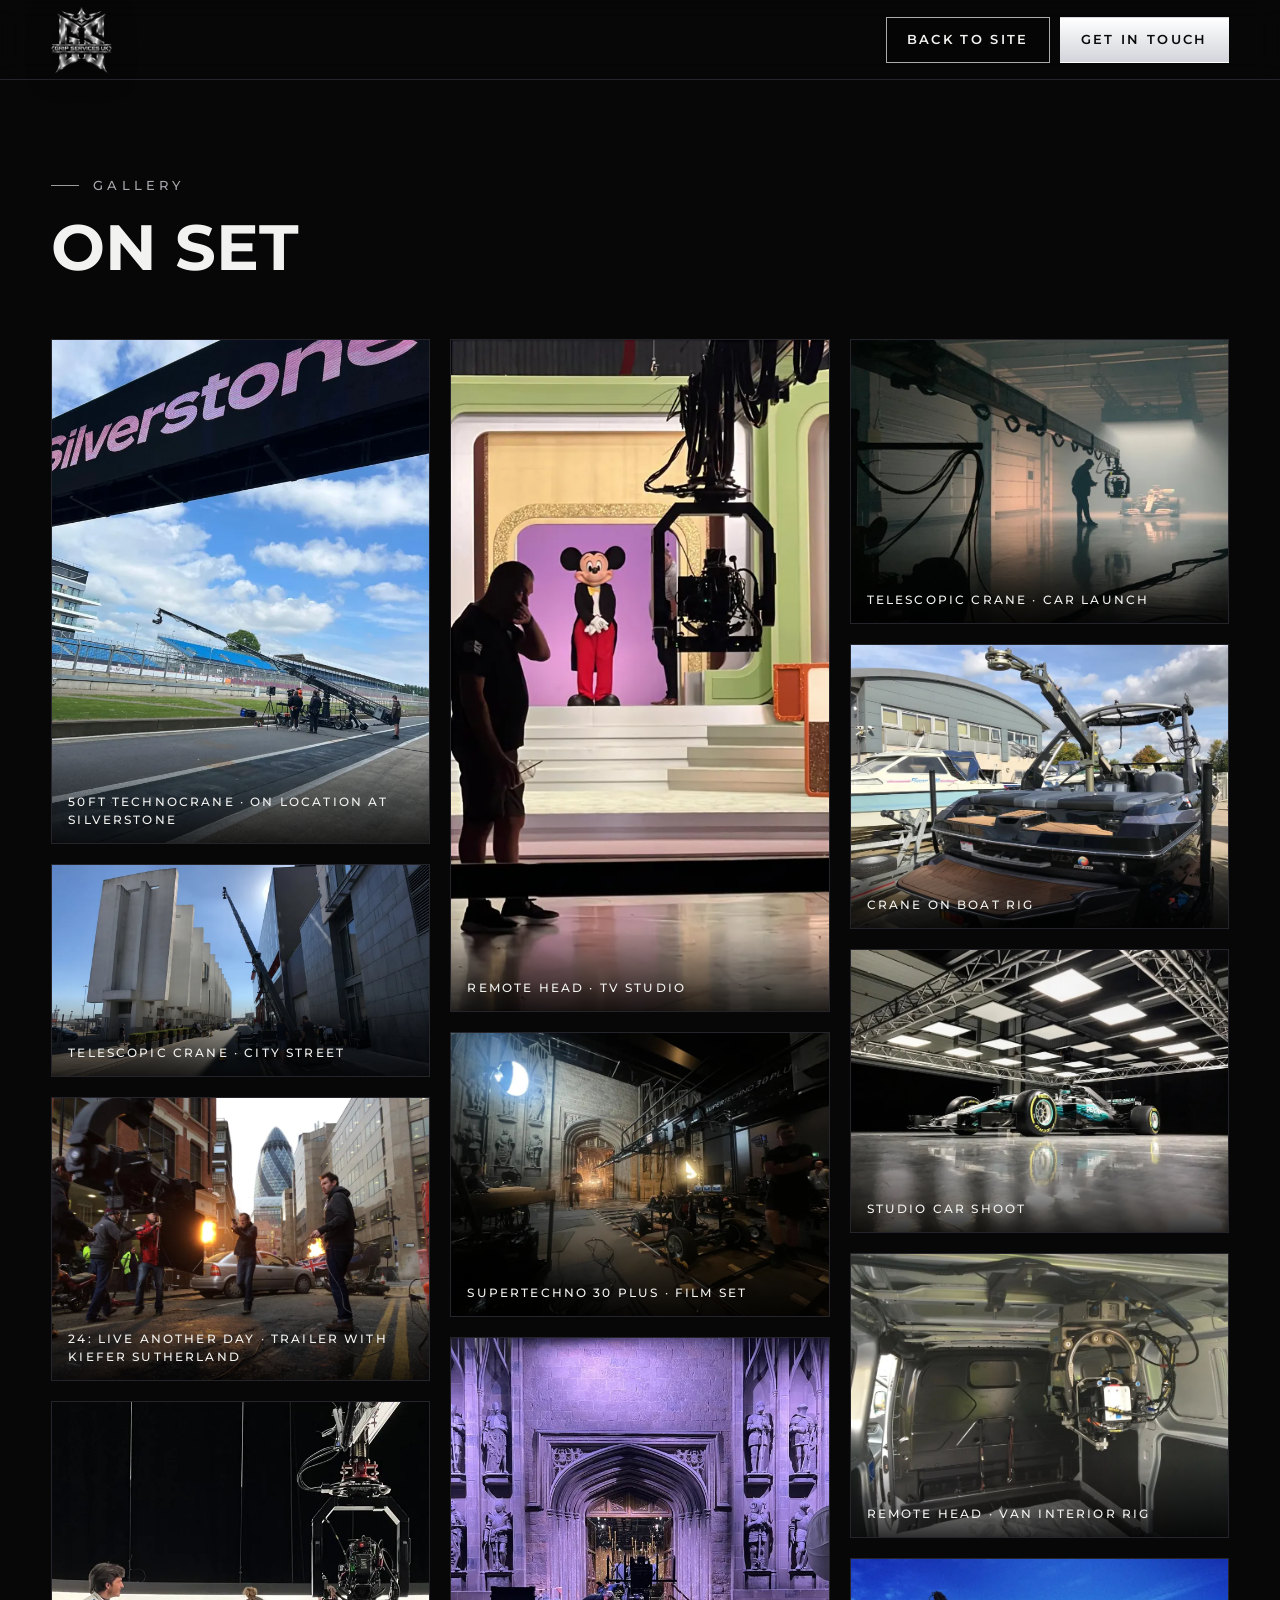
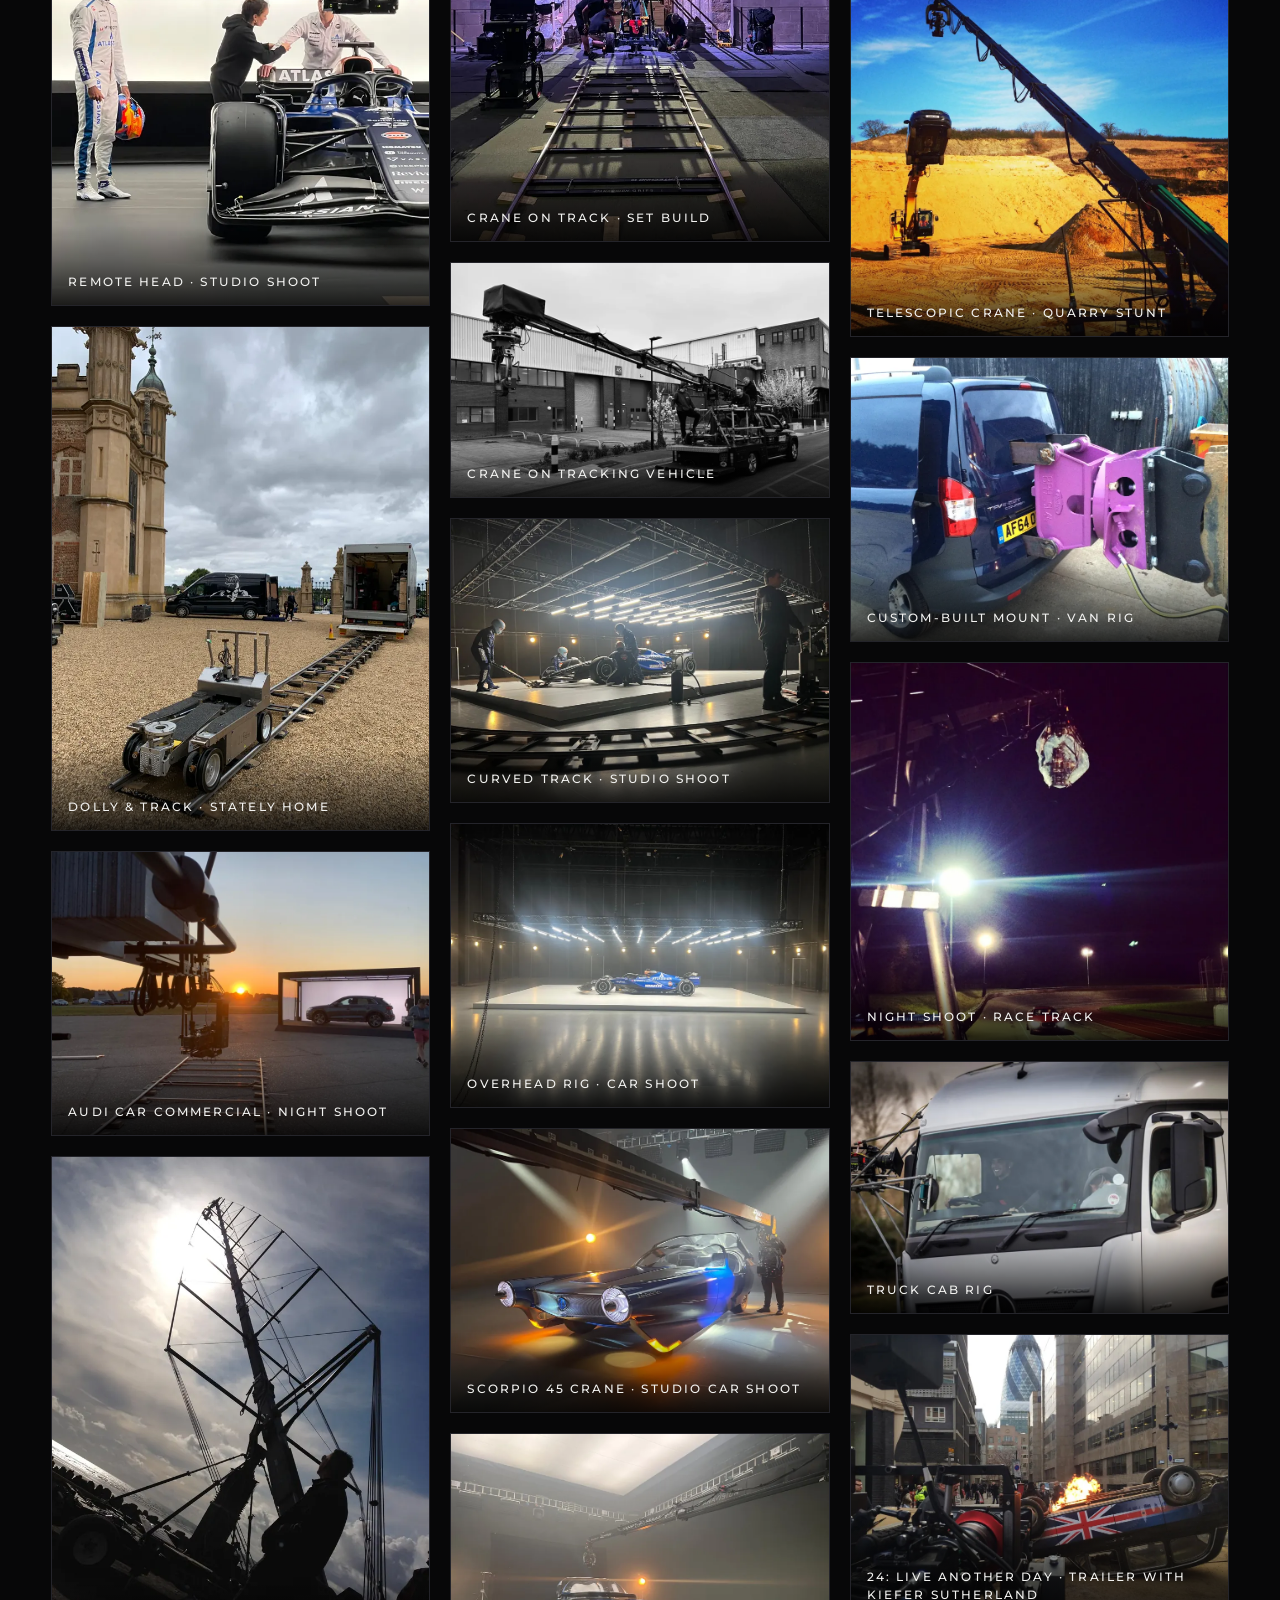
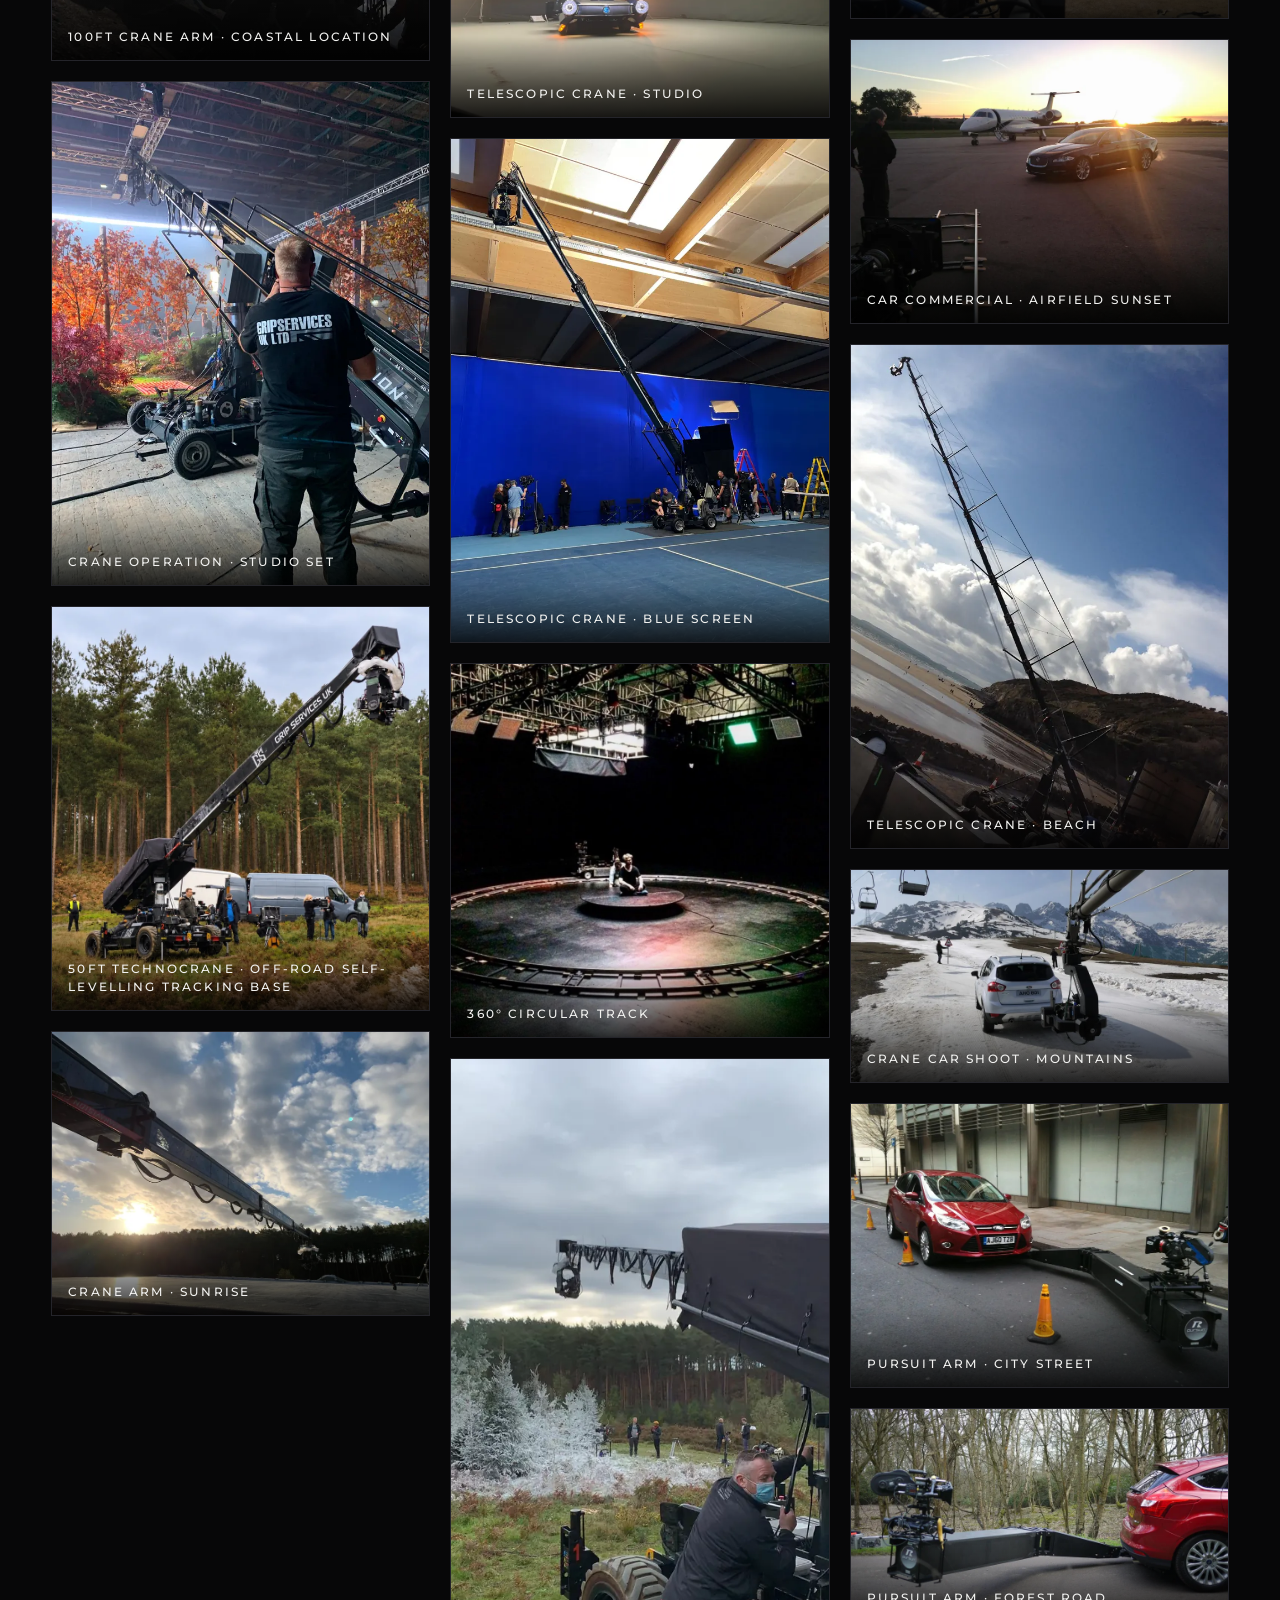
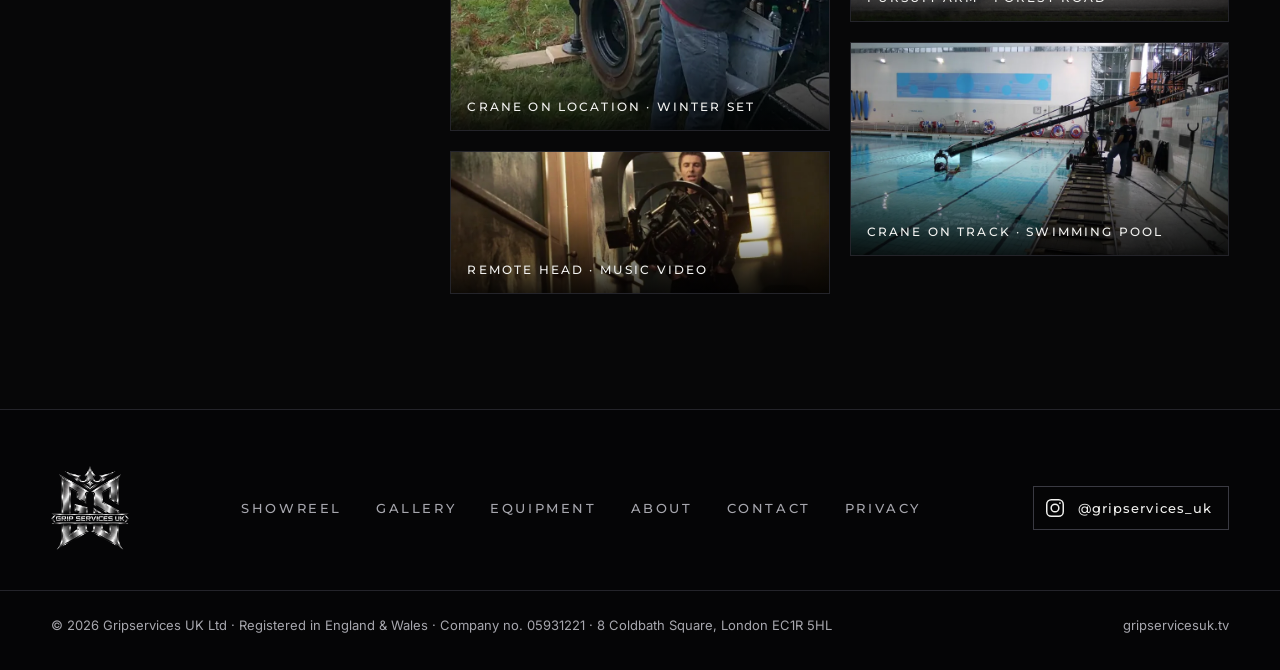
<file: gallery.html>
<!doctype html>
<html lang="en-GB">
<head>
<meta charset="utf-8">
<meta name="viewport" content="width=device-width, initial-scale=1">
<title>Gallery — Grip Services UK</title>
<meta name="description" content="Photos from set: Grip Services UK telescopic cranes, dollies, track, remote heads and grip crew at work on film, TV and commercial shoots.">
<link rel="canonical" href="https://gripservicesuk.tv/gallery">
<meta name="theme-color" content="#070708">
<link rel="icon" href="/favicon.ico" sizes="48x48">
<link rel="icon" type="image/png" sizes="192x192" href="/assets/img/icon-192.png?v=2">
<link rel="icon" type="image/png" sizes="96x96" href="/assets/img/icon-96.png?v=2">
<link rel="icon" type="image/png" sizes="32x32" href="/assets/img/icon-32.png?v=2">
<link rel="apple-touch-icon" href="/assets/img/icon-180.png?v=2">
<link rel="preconnect" href="https://fonts.googleapis.com">
<link rel="preconnect" href="https://fonts.gstatic.com" crossorigin>
<link href="https://fonts.googleapis.com/css2?family=Montserrat:wght@500;600;700;800&family=Inter:wght@400;500&display=swap" rel="stylesheet">
<link rel="stylesheet" href="/assets/css/style.css?v=20261119a">
</head>
<body>
<a class="skip" href="#main">Skip to content</a>

<header class="site-header scrolled" data-solid>
  <div class="wrap header-inner">
    <a class="brand" href="/" aria-label="Grip Services UK — home"><img src="/assets/img/logo-320.webp?v=2" width="74" height="80" alt="Grip Services UK logo"></a>
    <div class="header-actions"><a class="btn btn-line" href="/">Back to site</a><a class="btn btn-solid" href="/#contact">Get in touch</a></div>
  </div>
</header>

<main class="page gallery-page-main" id="main">
  <div class="wrap">
    <div class="section-head">
      <p class="eyebrow">Gallery</p>
      <h1>On set</h1>
    </div>
    <!-- To add a photo: put a large .webp and a -sm.webp (900px) in /assets/img/ and copy a <figure> line. -->
    <div class="gallery-page">
      <figure><a href="/assets/img/silverstone-technocrane.webp" data-lightbox><img src="/assets/img/silverstone-technocrane-sm.webp" alt="50ft Technocrane set up in the pit lane at Silverstone race track" loading="lazy" width="675" height="900"></a><figcaption>50ft Technocrane · on location at Silverstone</figcaption></figure>
      <figure><a href="/assets/img/crane-street-wide.webp" data-lightbox><img src="/assets/img/crane-street-wide-sm.webp" alt="Telescopic camera crane set up on a city street" loading="lazy" width="2400" height="1340"></a><figcaption>Telescopic crane · city street</figcaption></figure>
      <figure><a href="/assets/img/london-action.webp" data-lightbox><img src="/assets/img/london-action-sm.webp" alt="Filming the 24: Live Another Day trailer with Kiefer Sutherland on a City of London street" loading="lazy" width="1600" height="1200"></a><figcaption>24: Live Another Day · trailer with Kiefer Sutherland</figcaption></figure>
      <figure><a href="/assets/img/remote-head.webp" data-lightbox><img src="/assets/img/remote-head-sm.webp" alt="Stabilised remote head with cinema camera on a studio shoot" loading="lazy" width="1200" height="1600"></a><figcaption>Remote head · studio shoot</figcaption></figure>
      <figure><a href="/assets/img/dolly-track.webp" data-lightbox><img src="/assets/img/dolly-track-sm.webp" alt="Camera dolly on track at a stately home location" loading="lazy" width="1200" height="1600"></a><figcaption>Dolly &amp; track · stately home</figcaption></figure>
      <figure><a href="/assets/img/sunset-commercial.webp" data-lightbox><img src="/assets/img/sunset-commercial-sm.webp" alt="Remote head over dolly track on an Audi car commercial night shoot" loading="lazy" width="1600" height="1199"></a><figcaption>Audi car commercial · night shoot</figcaption></figure>
      <figure><a href="/assets/img/crane-beach.webp" data-lightbox><img src="/assets/img/crane-beach-sm.webp" alt="100ft crane arm being rigged on a coastal location" loading="lazy" width="1200" height="1600"></a><figcaption>100ft crane arm · coastal location</figcaption></figure>
      <figure><a href="/assets/img/crew-studio.webp" data-lightbox><img src="/assets/img/crew-studio-sm.webp" alt="Grip Services UK crew member operating a crane on a studio set" loading="lazy" width="1200" height="1600"></a><figcaption>Crane operation · studio set</figcaption></figure>
      <figure><a href="/assets/img/crane-forest.webp" data-lightbox><img src="/assets/img/crane-forest-sm.webp" alt="50ft Technocrane on an off-road self-levelling tracking base in a forest" loading="lazy" width="1320" height="1411"></a><figcaption>50ft Technocrane · off-road self-levelling tracking base</figcaption></figure>
      <figure><a href="/assets/img/crane-sky.webp" data-lightbox><img src="/assets/img/crane-sky-sm.webp" alt="Camera crane arm against the sky at sunrise" loading="lazy" width="1600" height="1200"></a><figcaption>Crane arm · sunrise</figcaption></figure>
      <figure><a href="/assets/img/g-tv-studio-remote-head.webp" data-lightbox><img src="/assets/img/g-tv-studio-remote-head-sm.webp" alt="Remote head and camera on a crane over a TV studio set" loading="lazy" width="506" height="900"></a><figcaption>Remote head · TV studio</figcaption></figure>
      <figure><a href="/assets/img/g-supertechno-castle-set.webp" data-lightbox><img src="/assets/img/g-supertechno-castle-set-sm.webp" alt="Supertechno 30 Plus crane on track on a castle film set" loading="lazy" width="900" height="675"></a><figcaption>Supertechno 30 Plus · film set</figcaption></figure>
      <figure><a href="/assets/img/g-crane-track-archway.webp" data-lightbox><img src="/assets/img/g-crane-track-archway-sm.webp" alt="Crew setting up a crane on track through a gothic archway" loading="lazy" width="675" height="900"></a><figcaption>Crane on track · set build</figcaption></figure>
      <figure><a href="/assets/img/g-crane-tracking-vehicle.webp" data-lightbox><img src="/assets/img/g-crane-tracking-vehicle-sm.webp" alt="Telescopic crane mounted on a tracking vehicle" loading="lazy" width="900" height="560"></a><figcaption>Crane on tracking vehicle</figcaption></figure>
      <figure><a href="/assets/img/g-curved-track-pitstop.webp" data-lightbox><img src="/assets/img/g-curved-track-pitstop-sm.webp" alt="Curved dolly track around a racing car pit-stop scene in a studio" loading="lazy" width="900" height="675"></a><figcaption>Curved track · studio shoot</figcaption></figure>
      <figure><a href="/assets/img/g-racing-car-lighting-rig.webp" data-lightbox><img src="/assets/img/g-racing-car-lighting-rig-sm.webp" alt="Racing car under an overhead lighting rig in a studio" loading="lazy" width="900" height="675"></a><figcaption>Overhead rig · car shoot</figcaption></figure>
      <figure><a href="/assets/img/g-scorpio-concept-car.webp" data-lightbox><img src="/assets/img/g-scorpio-concept-car-sm.webp" alt="Scorpio 45 telescopic crane over a concept car in a studio" loading="lazy" width="900" height="675"></a><figcaption>Scorpio 45 crane · studio car shoot</figcaption></figure>
      <figure><a href="/assets/img/g-crane-concept-car-front.webp" data-lightbox><img src="/assets/img/g-crane-concept-car-front-sm.webp" alt="Telescopic crane and remote head filming a concept car" loading="lazy" width="900" height="675"></a><figcaption>Telescopic crane · studio</figcaption></figure>
      <figure><a href="/assets/img/g-crane-blue-screen.webp" data-lightbox><img src="/assets/img/g-crane-blue-screen-sm.webp" alt="Telescopic crane reaching up on a blue-screen tennis court set" loading="lazy" width="675" height="900"></a><figcaption>Telescopic crane · blue screen</figcaption></figure>
      <figure><a href="/assets/img/g-circular-track.webp" data-lightbox><img src="/assets/img/g-circular-track-sm.webp" alt="360 degree circular dolly track on a dark studio floor" loading="lazy" width="900" height="890"></a><figcaption>360° circular track</figcaption></figure>
      <figure><a href="/assets/img/g-crane-winter-location.webp" data-lightbox><img src="/assets/img/g-crane-winter-location-sm.webp" alt="Crane operator on location next to a frosted winter set" loading="lazy" width="506" height="900"></a><figcaption>Crane on location · winter set</figcaption></figure>
      <figure><a href="/assets/img/g-music-video-remote-head.webp" data-lightbox><img src="/assets/img/g-music-video-remote-head-sm.webp" alt="Remote head filming a performer in a corridor for a music video" loading="lazy" width="900" height="337"></a><figcaption>Remote head · music video</figcaption></figure>
      <figure><a href="/assets/img/g-crane-garage-fog.webp" data-lightbox><img src="/assets/img/g-crane-garage-fog-sm.webp" alt="Telescopic crane arm in a foggy garage with a racing car" loading="lazy" width="900" height="675"></a><figcaption>Telescopic crane · car launch</figcaption></figure>
      <figure><a href="/assets/img/g-boat-crane-rig.webp" data-lightbox><img src="/assets/img/g-boat-crane-rig-sm.webp" alt="Camera crane rigged on the back of a speedboat" loading="lazy" width="900" height="675"></a><figcaption>Crane on boat rig</figcaption></figure>
      <figure><a href="/assets/img/g-racing-car-studio.webp" data-lightbox><img src="/assets/img/g-racing-car-studio-sm.webp" alt="Racing car under studio lights on a polished floor" loading="lazy" width="900" height="673"></a><figcaption>Studio car shoot</figcaption></figure>
      <figure><a href="/assets/img/g-van-interior-remote-head.webp" data-lightbox><img src="/assets/img/g-van-interior-remote-head-sm.webp" alt="Remote head and RED camera rigged inside a van" loading="lazy" width="900" height="675"></a><figcaption>Remote head · van interior rig</figcaption></figure>
      <figure><a href="/assets/img/g-crane-quarry-car.webp" data-lightbox><img src="/assets/img/g-crane-quarry-car-sm.webp" alt="Telescopic crane in a sand quarry filming a car lifted by an excavator" loading="lazy" width="900" height="900"></a><figcaption>Telescopic crane · quarry stunt</figcaption></figure>
      <figure><a href="/assets/img/g-van-hydraulic-mount.webp" data-lightbox><img src="/assets/img/g-van-hydraulic-mount-sm.webp" alt="Custom hydraulic mount fitted to the back of a van" loading="lazy" width="900" height="675"></a><figcaption>Custom-built mount · van rig</figcaption></figure>
      <figure><a href="/assets/img/g-crane-night-track.webp" data-lightbox><img src="/assets/img/g-crane-night-track-sm.webp" alt="Crane with a rain-covered remote head over a race track at night" loading="lazy" width="900" height="900"></a><figcaption>Night shoot · race track</figcaption></figure>
      <figure><a href="/assets/img/g-truck-cab-rig.webp" data-lightbox><img src="/assets/img/g-truck-cab-rig-sm.webp" alt="Camera rigged on a speed rail frame on the front of a truck cab" loading="lazy" width="900" height="600"></a><figcaption>Truck cab rig</figcaption></figure>
      <figure><a href="/assets/img/g-london-street-stunt.webp" data-lightbox><img src="/assets/img/g-london-street-stunt-sm.webp" alt="Camera beside an overturned burning taxi on the 24: Live Another Day trailer shoot in the City of London" loading="lazy" width="900" height="675"></a><figcaption>24: Live Another Day · trailer with Kiefer Sutherland</figcaption></figure>
      <figure><a href="/assets/img/g-airfield-sunset-car.webp" data-lightbox><img src="/assets/img/g-airfield-sunset-car-sm.webp" alt="Car and private jet on an airfield at sunset with camera and track" loading="lazy" width="900" height="675"></a><figcaption>Car commercial · airfield sunset</figcaption></figure>
      <figure><a href="/assets/img/g-crane-beach-tall.webp" data-lightbox><img src="/assets/img/g-crane-beach-tall-sm.webp" alt="Tall telescopic crane extended on a beach" loading="lazy" width="675" height="900"></a><figcaption>Telescopic crane · beach</figcaption></figure>
      <figure><a href="/assets/img/g-crane-snow-car.webp" data-lightbox><img src="/assets/img/g-crane-snow-car-sm.webp" alt="Crane arm tracking an SUV on a snowy mountain road" loading="lazy" width="900" height="506"></a><figcaption>Crane car shoot · mountains</figcaption></figure>
      <figure><a href="/assets/img/g-pursuit-arm-street.webp" data-lightbox><img src="/assets/img/g-pursuit-arm-street-sm.webp" alt="Pursuit arm with ARRI camera attached to a car on a city street" loading="lazy" width="900" height="675"></a><figcaption>Pursuit arm · city street</figcaption></figure>
      <figure><a href="/assets/img/g-pursuit-arm-forest.webp" data-lightbox><img src="/assets/img/g-pursuit-arm-forest-sm.webp" alt="Pursuit arm with camera mounted on the back of a car in a forest" loading="lazy" width="900" height="506"></a><figcaption>Pursuit arm · forest road</figcaption></figure>
      <figure><a href="/assets/img/g-crane-swimming-pool.webp" data-lightbox><img src="/assets/img/g-crane-swimming-pool-sm.webp" alt="Crane on track beside a swimming pool with the camera at the water" loading="lazy" width="900" height="506"></a><figcaption>Crane on track · swimming pool</figcaption></figure>
    </div>
  </div>
</main>

<footer class="site-footer">
  <div class="wrap footer-inner">
    <a class="brand" href="/" aria-label="Grip Services UK — home"><img src="/assets/img/logo-320.webp?v=2" width="74" height="80" alt="Grip Services UK logo" loading="lazy"></a>
    <nav aria-label="Footer">
      <a href="/#showreel">Showreel</a><a href="/gallery" aria-current="page">Gallery</a><a href="/#equipment">Equipment</a><a href="/#about">About</a><a href="/#contact">Contact</a><a href="/privacy">Privacy</a>
    </nav>
    <a class="social" href="https://www.instagram.com/gripservices_uk/" target="_blank" rel="noopener" aria-label="Grip Services UK on Instagram"><svg viewBox="0 0 24 24" aria-hidden="true" focusable="false"><rect x="3" y="3" width="18" height="18" rx="5"/><circle cx="12" cy="12" r="4.2"/><circle cx="17.4" cy="6.6" r="1" class="dot"/></svg><span>@gripservices_uk</span></a>
  </div>
  <div class="wrap legal">
    <p>© <span data-year>2026</span> Gripservices UK Ltd · Registered in England &amp; Wales · Company no. 05931221 · 8 Coldbath Square, London EC1R 5HL</p>
    <p>gripservicesuk.tv</p>
  </div>
</footer>

<div class="lightbox" role="dialog" aria-modal="true" aria-label="Image viewer" hidden>
  <button class="lightbox-close" type="button" aria-label="Close image"><svg viewBox="0 0 18 18" aria-hidden="true"><path d="M2 2l14 14M16 2L2 16"/></svg></button>
  <figure><img alt=""><figcaption></figcaption></figure>
</div>

<script src="/assets/js/main.js?v=20261119a" defer></script>
</body>
</html>
</file>
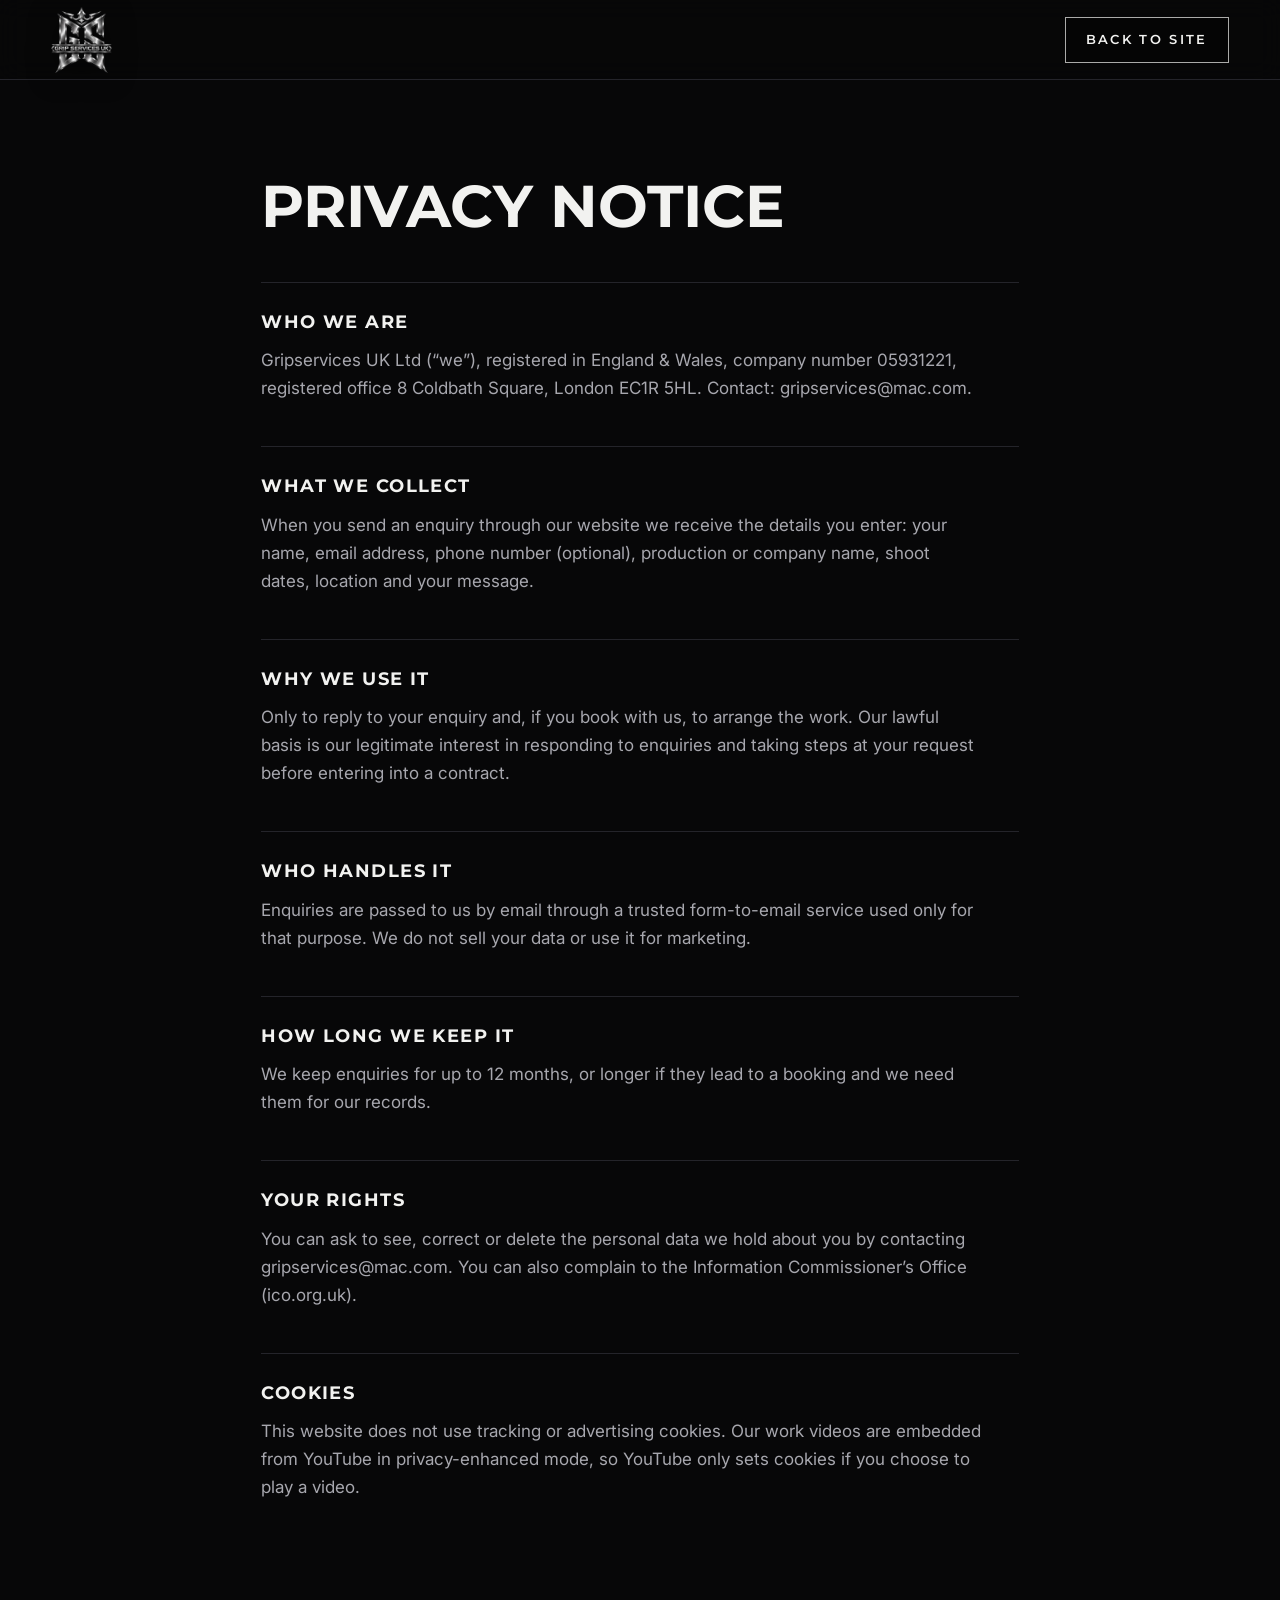
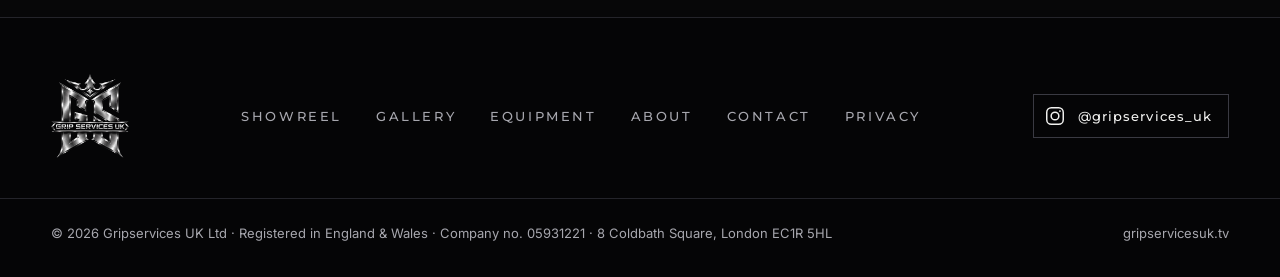
<file: privacy.html>
<!doctype html>
<html lang="en-GB">
<head>
<meta charset="utf-8">
<meta name="viewport" content="width=device-width, initial-scale=1">
<title>Privacy notice — Grip Services UK</title>
<meta name="theme-color" content="#070708">
<link rel="icon" href="/favicon.ico" sizes="48x48">
<link rel="icon" type="image/png" sizes="192x192" href="/assets/img/icon-192.png?v=2">
<link rel="icon" type="image/png" sizes="96x96" href="/assets/img/icon-96.png?v=2">
<link rel="icon" type="image/png" sizes="32x32" href="/assets/img/icon-32.png?v=2">
<link rel="apple-touch-icon" href="/assets/img/icon-180.png?v=2">
<link rel="preconnect" href="https://fonts.googleapis.com">
<link rel="preconnect" href="https://fonts.gstatic.com" crossorigin>
<link href="https://fonts.googleapis.com/css2?family=Montserrat:wght@500;600;700;800&family=Inter:wght@400;500&display=swap" rel="stylesheet">
<link rel="stylesheet" href="/assets/css/style.css?v=20261119a">
</head>
<body>
<a class="skip" href="#main">Skip to content</a>

<header class="site-header scrolled" data-solid>
  <div class="wrap header-inner">
    <a class="brand" href="/" aria-label="Grip Services UK — home"><img src="/assets/img/logo-320.webp?v=2" width="74" height="80" alt="Grip Services UK logo"></a>
    <a class="btn btn-line" href="/">Back to site</a>
  </div>
</header>

<main class="page" id="main">
  <div class="wrap">
    <h1>Privacy notice</h1>

    <h2>Who we are</h2>
    <p>Gripservices UK Ltd (“we”), registered in England &amp; Wales, company number 05931221, registered office 8 Coldbath Square, London EC1R 5HL. Contact: gripservices@mac.com.</p>

    <h2>What we collect</h2>
    <p>When you send an enquiry through our website we receive the details you enter: your name, email address, phone number (optional), production or company name, shoot dates, location and your message.</p>

    <h2>Why we use it</h2>
    <p>Only to reply to your enquiry and, if you book with us, to arrange the work. Our lawful basis is our legitimate interest in responding to enquiries and taking steps at your request before entering into a contract.</p>

    <h2>Who handles it</h2>
    <p>Enquiries are passed to us by email through a trusted form-to-email service used only for that purpose. We do not sell your data or use it for marketing.</p>

    <h2>How long we keep it</h2>
    <p>We keep enquiries for up to 12 months, or longer if they lead to a booking and we need them for our records.</p>

    <h2>Your rights</h2>
    <p>You can ask to see, correct or delete the personal data we hold about you by contacting gripservices@mac.com. You can also complain to the Information Commissioner’s Office (ico.org.uk).</p>

    <h2>Cookies</h2>
    <p>This website does not use tracking or advertising cookies. Our work videos are embedded from YouTube in privacy-enhanced mode, so YouTube only sets cookies if you choose to play a video.</p>

  </div>
</main>

<footer class="site-footer">
  <div class="wrap footer-inner">
    <a class="brand" href="/" aria-label="Grip Services UK — home"><img src="/assets/img/logo-320.webp?v=2" width="74" height="80" alt="Grip Services UK logo" loading="lazy"></a>
    <nav aria-label="Footer">
      <a href="/#showreel">Showreel</a><a href="/gallery">Gallery</a><a href="/#equipment">Equipment</a><a href="/#about">About</a><a href="/#contact">Contact</a><a href="/privacy" aria-current="page">Privacy</a>
    </nav>
    <a class="social" href="https://www.instagram.com/gripservices_uk/" target="_blank" rel="noopener" aria-label="Grip Services UK on Instagram"><svg viewBox="0 0 24 24" aria-hidden="true" focusable="false"><rect x="3" y="3" width="18" height="18" rx="5"/><circle cx="12" cy="12" r="4.2"/><circle cx="17.4" cy="6.6" r="1" class="dot"/></svg><span>@gripservices_uk</span></a>
  </div>
  <div class="wrap legal">
    <p>© <span data-year>2026</span> Gripservices UK Ltd · Registered in England &amp; Wales · Company no. 05931221 · 8 Coldbath Square, London EC1R 5HL</p>
    <p>gripservicesuk.tv</p>
  </div>
</footer>

<script src="/assets/js/main.js?v=20261119a" defer></script>
</body>
</html>
</file>
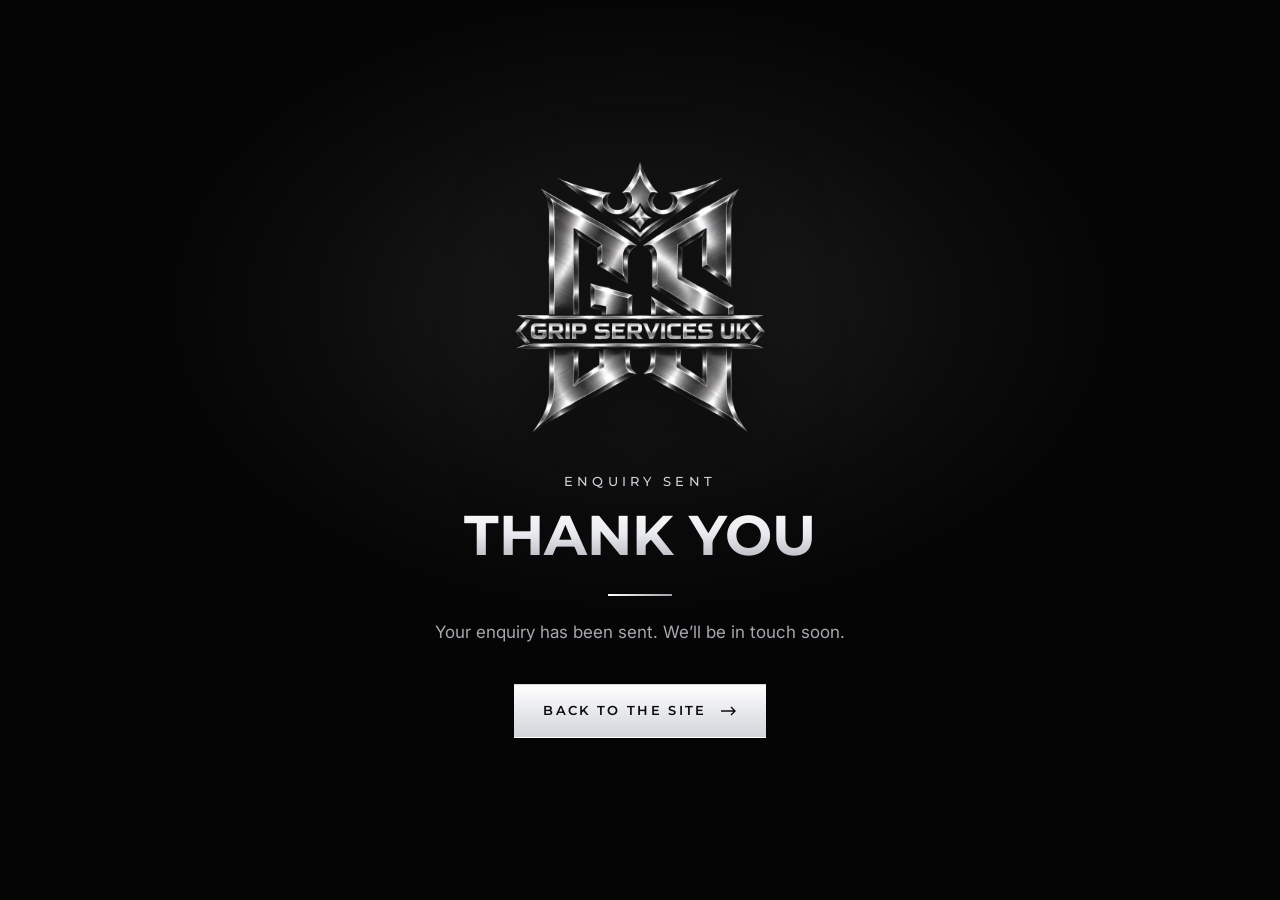
<file: thank-you.html>
<!doctype html>
<html lang="en-GB">
<head>
<meta charset="utf-8">
<meta name="viewport" content="width=device-width, initial-scale=1">
<title>Thank you — Grip Services UK</title>
<meta name="robots" content="noindex">
<meta name="theme-color" content="#070708">
<link rel="icon" href="/favicon.ico" sizes="48x48">
<link rel="icon" type="image/png" sizes="192x192" href="/assets/img/icon-192.png?v=2">
<link rel="icon" type="image/png" sizes="96x96" href="/assets/img/icon-96.png?v=2">
<link rel="icon" type="image/png" sizes="32x32" href="/assets/img/icon-32.png?v=2">
<link rel="apple-touch-icon" href="/assets/img/icon-180.png?v=2">
<link rel="preconnect" href="https://fonts.googleapis.com">
<link rel="preconnect" href="https://fonts.gstatic.com" crossorigin>
<link href="https://fonts.googleapis.com/css2?family=Montserrat:wght@500;600;700;800&family=Inter:wght@400;500&display=swap" rel="stylesheet">
<link rel="stylesheet" href="/assets/css/style.css?v=20261119a">
</head>
<body>
<main class="notice">
  <div class="notice-inner">
    <a href="/" aria-label="Grip Services UK — home"><img src="/assets/img/logo-720.webp?v=2" alt="Grip Services UK logo" width="666" height="720"></a>
    <p class="eyebrow">Enquiry sent</p>
    <h1>Thank you</h1>
    <span class="rule" aria-hidden="true"></span>
    <p class="muted">Your enquiry has been sent. We’ll be in touch soon.</p>
    <a class="btn btn-solid" href="/">Back to the site <svg viewBox="0 0 16 10" aria-hidden="true"><path d="M0 5h14M10 1l4 4-4 4"/></svg></a>
  </div>
</main>
</body>
</html>
</file>
<file: assets/css/style.css>
/* Grip Services UK — main stylesheet */
:root {
  --bg: #070708;
  --bg-2: #0D0D0F;
  --bg-3: #141417;
  --line: #24242A;
  --line-2: #3A3A42;
  --field: #6A6A75;
  --text: #F2F2F0;
  --muted: #A7A7AE;
  --silver: #D9DBE0;
  --chrome: linear-gradient(180deg, #FFFFFF 0%, #E9EAEE 45%, #A9ACB4 100%);
  --head: 'Montserrat', 'Helvetica Neue', Arial, sans-serif;
  --body: 'Inter', 'Helvetica Neue', Arial, sans-serif;
  --wrap: 1600px;
  --pad: clamp(20px, 4vw, 56px);
  --header-h: 120px;
  --header-h-sm: 80px;
  --ease: cubic-bezier(.22, .61, .36, 1);
}

*, *::before, *::after { box-sizing: border-box; }
html { scroll-padding-top: calc(var(--header-h-sm) + 12px); -webkit-text-size-adjust: 100%; }
body { margin: 0; background: var(--bg); color: var(--text); font: 400 17px/1.65 var(--body); -webkit-font-smoothing: antialiased; -moz-osx-font-smoothing: grayscale; overflow-x: hidden; }
img { display: block; max-width: 100%; height: auto; }
a { color: inherit; }
h1, h2, h3 { font-family: var(--head); margin: 0; line-height: 1.05; }
p { margin: 0; }
::selection { background: var(--silver); color: #0B0B0C; }
.wrap { max-width: var(--wrap); margin: 0 auto; padding: 0 var(--pad); }
.muted { color: var(--muted); }
.small { font-size: 14px; line-height: 1.6; }
.skip { position: absolute; left: -999px; top: 8px; background: #fff; color: #000; padding: 12px 18px; z-index: 200; font: 600 13px var(--head); letter-spacing: .12em; text-transform: uppercase; text-decoration: none; }
.skip:focus { left: 8px; }
:focus-visible { outline: 2px solid #fff; outline-offset: 3px; }

.eyebrow { display: flex; align-items: center; gap: 14px; font: 500 13px/1.4 var(--head); letter-spacing: .32em; text-transform: uppercase; color: var(--silver); margin-bottom: 20px; }
.section-head .eyebrow::before, .contact-info .eyebrow::before { content: ""; width: 28px; height: 1px; background: var(--silver); opacity: .7; }
.rule { display: block; width: 88px; height: 2px; background: linear-gradient(90deg, #fff, #9EA1A9); margin: 34px 0 26px; }

/* ---------- Header ---------- */
.site-header { position: fixed; inset: 0 0 auto 0; z-index: 50; }
/* Background lives on a pseudo-element so the blur never traps the fixed mobile menu */
.site-header::before { content: ""; position: absolute; inset: 0; background: rgba(7,7,8,.86); -webkit-backdrop-filter: blur(12px); backdrop-filter: blur(12px); border-bottom: 1px solid var(--line); opacity: 0; transition: opacity .35s ease; }
.site-header.scrolled::before { opacity: 1; }
.header-inner { position: relative; display: flex; align-items: center; justify-content: space-between; height: var(--header-h); transition: height .35s var(--ease); }
.site-header.scrolled .header-inner { height: var(--header-h-sm); }
.brand { position: relative; z-index: 2; display: block; flex: 0 0 auto; }
.brand img { height: 96px; width: auto; filter: drop-shadow(0 4px 14px rgba(0,0,0,.7)); transition: height .35s var(--ease), opacity .2s ease; }
.brand:hover img { opacity: .88; }
.site-header.scrolled .brand img { height: 66px; }
.site-nav { display: flex; gap: clamp(26px, 3.4vw, 56px); }
.site-nav a { font: 500 16px var(--head); letter-spacing: .2em; text-transform: uppercase; text-decoration: none; color: var(--text); padding: 12px 0; position: relative; text-shadow: 0 1px 12px rgba(0,0,0,.6); }
.site-nav a::after { content: ""; position: absolute; left: 0; right: .24em; bottom: 4px; height: 2px; background: var(--silver); transform: scaleX(0); transform-origin: left; transition: transform .35s var(--ease); }
.site-nav a:hover::after, .site-nav a.is-active::after { transform: scaleX(1); }
.nav-toggle { display: none; background: none; border: 0; width: 48px; height: 48px; padding: 12px; margin-right: -12px; cursor: pointer; }
.nav-toggle span { display: block; height: 2px; background: var(--text); margin: 5px 0; transition: transform .3s var(--ease), opacity .2s ease; }

/* ---------- Buttons ---------- */
.btn { display: inline-flex; align-items: center; justify-content: center; gap: 14px; min-height: 54px; padding: 16px 28px; font: 600 13px/1.2 var(--head); letter-spacing: .18em; text-transform: uppercase; text-decoration: none; border: 1px solid transparent; border-radius: 0; cursor: pointer; transition: background .3s ease, color .3s ease, border-color .3s ease, box-shadow .3s ease; }
.btn svg { width: 16px; height: 10px; flex: 0 0 auto; fill: none; stroke: currentColor; stroke-width: 1.4; transition: transform .3s var(--ease); }
.btn:hover svg, .btn:focus-visible svg { transform: translateX(5px); }
.btn-solid { background: linear-gradient(180deg, #FFFFFF, #D2D4DA); color: #0B0B0C; }
.btn-solid:hover { background: linear-gradient(180deg, #FFFFFF, #F1F2F4); box-shadow: 0 10px 34px rgba(217,219,224,.16); }
.btn-line { border-color: rgba(242,242,240,.7); color: var(--text); background: rgba(0,0,0,.25); }
.btn-line:hover { background: var(--text); border-color: var(--text); color: #0B0B0C; }

/* ---------- Hero ---------- */
.hero { position: relative; min-height: 100vh; min-height: 100svh; display: flex; align-items: center; overflow: hidden; background: #000; }
.hero-media img { position: absolute; top: 0; right: 0; width: 100%; height: 100%; object-fit: cover; object-position: 50% 30%; animation: hero-settle 2.4s var(--ease) both; }
.hero-shade { position: absolute; inset: 0; background:
  linear-gradient(90deg, rgba(0,0,0,.86) 0%, rgba(0,0,0,.66) 26%, rgba(0,0,0,.22) 46%, rgba(0,0,0,0) 64%),
  linear-gradient(180deg, rgba(0,0,0,.4) 0%, rgba(0,0,0,0) 18%, rgba(0,0,0,0) 78%, rgba(0,0,0,.75) 100%); }
.hero-content { position: relative; width: 100%; padding-top: calc(var(--header-h) + 24px); padding-bottom: 72px; }
.hero-content > * { animation: rise .9s var(--ease) both; }
.hero-content > :nth-child(2) { animation-delay: .08s; }
.hero-content > :nth-child(3) { animation-delay: .18s; }
.hero-content > :nth-child(4) { animation-delay: .26s; }
.hero-content > :nth-child(5) { animation-delay: .36s; }
.hero h1 { font-weight: 700; font-size: clamp(46px, 8.2vw, 124px); line-height: 1; letter-spacing: -.01em; text-transform: uppercase; padding-bottom: .04em;
  background: var(--chrome); -webkit-background-clip: text; background-clip: text; color: transparent; -webkit-text-fill-color: transparent; }
.hero-sub { max-width: 480px; font: 500 clamp(14px, 1.3vw, 18px)/1.75 var(--head); letter-spacing: .2em; text-transform: uppercase; color: var(--text); }
.actions { display: flex; flex-wrap: wrap; gap: 16px; margin-top: 44px; }
@keyframes rise { from { opacity: 0; transform: translateY(22px); } to { opacity: 1; transform: none; } }
@keyframes hero-settle { from { opacity: 0; transform: scale(1.05); } to { opacity: 1; transform: none; } }
@keyframes fade { from { opacity: 0; } to { opacity: 1; } }

/* ---------- Intro ---------- */
.intro { border-top: 1px solid var(--line); border-bottom: 1px solid var(--line); background: var(--bg-2); }
.intro-inner { display: flex; flex-wrap: wrap; align-items: center; justify-content: space-between; gap: 36px 72px; padding-top: clamp(48px, 6vw, 76px); padding-bottom: clamp(48px, 6vw, 76px); }
.intro-lead { flex: 1 1 460px; max-width: 720px; font: 600 clamp(22px, 2.4vw, 32px)/1.32 var(--head); letter-spacing: -.005em; }
.intro-points { flex: 0 1 430px; list-style: none; margin: 0; padding: 0; }
.intro-points li { display: flex; gap: 20px; align-items: baseline; padding: 15px 0; border-bottom: 1px solid var(--line); font: 500 13px/1.5 var(--head); letter-spacing: .16em; text-transform: uppercase; }
.intro-points li:first-child { border-top: 1px solid var(--line); }
.intro-points span { color: var(--muted); font-size: 12px; font-variant-numeric: tabular-nums; }

/* ---------- Sections ---------- */
.section { padding: clamp(80px, 10vw, 148px) 0; }
.section-alt { background: var(--bg-2); border-top: 1px solid var(--line); border-bottom: 1px solid var(--line); }
.section-head { margin-bottom: clamp(36px, 4.5vw, 64px); }
.section-head.split { display: flex; flex-wrap: wrap; justify-content: space-between; align-items: flex-end; gap: 20px 48px; }
.section-head.split > .muted { max-width: 520px; padding-bottom: 6px; }
.section h2 { font-weight: 700; font-size: clamp(34px, 4.6vw, 64px); text-transform: uppercase; letter-spacing: -.005em; }

/* ---------- Showreel ---------- */
.reel { position: relative; aspect-ratio: 21 / 9; overflow: hidden; background: #000; margin-bottom: 20px; }
.reel::after { content: ""; position: absolute; inset: 0; background: linear-gradient(180deg, rgba(0,0,0,.15) 0%, rgba(0,0,0,0) 45%, rgba(0,0,0,.8) 100%); pointer-events: none; }
.reel img { width: 100%; height: 100%; object-fit: cover; object-position: center 60%; transition: transform 1.6s var(--ease); }
.reel:hover img { transform: scale(1.025); }
.reel-play { position: absolute; z-index: 2; left: 50%; top: 50%; transform: translate(-50%, -50%); width: 96px; height: 96px; border-radius: 50%; border: 1px solid rgba(255,255,255,.85); background: rgba(0,0,0,.4); cursor: pointer; display: grid; place-items: center; transition: background .3s ease, transform .3s var(--ease); }
.reel-play[hidden] { display: none; }
.reel-play:hover { background: #fff; transform: translate(-50%, -50%) scale(1.06); }
.reel-play svg { width: 30px; height: 30px; fill: #fff; margin-left: 4px; transition: fill .3s ease; }
.reel-play:hover svg { fill: #000; }
.reel-label { position: absolute; z-index: 1; left: clamp(18px, 2.4vw, 32px); bottom: clamp(16px, 2vw, 26px); font: 600 13px var(--head); letter-spacing: .24em; text-transform: uppercase; }
.reel-soon { color: var(--silver); font-weight: 500; }
.reel iframe { position: absolute; z-index: 3; inset: 0; width: 100%; height: 100%; border: 0; }

.gallery { display: grid; grid-template-columns: repeat(4, minmax(0, 1fr)); grid-auto-rows: clamp(220px, 21.5vw, 300px); gap: 20px; }
.gallery figure { margin: 0; position: relative; overflow: hidden; background: var(--bg-3); }
.gallery .g-wide { grid-column: span 2; }
.gallery .g-tall { grid-row: span 2; }
.gallery a { display: block; height: 100%; cursor: zoom-in; }
.gallery a:focus-visible { outline-offset: -4px; }
.gallery img { width: 100%; height: 100%; object-fit: cover; transition: transform 1.2s var(--ease), filter .5s ease; filter: saturate(.92); }
.gallery figure:hover img, .gallery a:focus-visible img { transform: scale(1.045); filter: saturate(1.05); }
.gallery figcaption { position: absolute; left: 0; right: 0; bottom: 0; padding: 56px 18px 16px; background: linear-gradient(180deg, transparent, rgba(0,0,0,.86)); font: 500 12px/1.5 var(--head); letter-spacing: .18em; text-transform: uppercase; pointer-events: none; }
.gallery figure::after { content: ""; position: absolute; inset: 0; border: 1px solid rgba(255,255,255,0); transition: border-color .4s ease; pointer-events: none; }
.gallery figure:hover::after { border-color: rgba(255,255,255,.35); }

/* ---------- Equipment ---------- */
.cards { display: grid; grid-template-columns: repeat(4, minmax(0, 1fr)); gap: 20px; }
.card { display: flex; flex-direction: column; background: var(--bg-3); border: 1px solid var(--line); transition: border-color .35s ease, transform .45s var(--ease), box-shadow .45s ease; }
.card:hover { border-color: #55555F; transform: translateY(-4px); box-shadow: 0 24px 48px rgba(0,0,0,.5); }
.card-media { overflow: hidden; aspect-ratio: 4 / 3; background: #000; }
.card-media img { width: 100%; height: 100%; object-fit: cover; transition: transform 1.2s var(--ease); }
.card:hover .card-media img { transform: scale(1.05); }
.card-body { padding: 26px 24px 30px; }
.card .num { font: 600 12px var(--head); letter-spacing: .2em; color: var(--muted); }
.card h3 { font-size: 19px; font-weight: 700; text-transform: uppercase; letter-spacing: .04em; line-height: 1.2; margin: 12px 0 12px; }
.card p { color: var(--muted); font-size: 15px; line-height: 1.6; }

/* ---------- Crest ---------- */
.crest { position: relative; overflow: hidden; padding: clamp(88px, 11vw, 160px) var(--pad); text-align: center; background:
  radial-gradient(46% 58% at 50% 44%, rgba(217,219,224,.13) 0%, rgba(217,219,224,.04) 46%, rgba(217,219,224,0) 72%),
  #050506; }
.crest::before, .crest::after { content: ""; position: absolute; left: 0; right: 0; height: 1px; background: linear-gradient(90deg, rgba(217,219,224,0) 8%, rgba(217,219,224,.5) 50%, rgba(217,219,224,0) 92%); }
.crest::before { top: 0; }
.crest::after { bottom: 0; }
.crest img { width: min(440px, 72vw); margin: 0 auto; filter: drop-shadow(0 28px 50px rgba(0,0,0,.85)); }
.crest p { display: flex; align-items: center; justify-content: center; gap: 28px; margin-top: clamp(32px, 4vw, 52px); font: 500 clamp(12px, 1.4vw, 18px)/1.6 var(--head); letter-spacing: .42em; text-transform: uppercase; color: var(--silver); }
.crest p::before, .crest p::after { content: ""; flex: 0 1 72px; height: 1px; background: var(--silver); opacity: .5; }

/* ---------- Team ---------- */
.team { display: grid; grid-template-columns: repeat(2, minmax(0, 1fr)); gap: 20px; }
.member { position: relative; isolation: isolate; overflow: hidden; display: flex; flex-direction: column; justify-content: space-between; gap: 40px; min-height: clamp(480px, 40vw, 620px); padding: clamp(26px, 3vw, 46px); background: var(--bg-3); border: 1px solid var(--line-2); transition: border-color .35s ease, transform .45s var(--ease), box-shadow .45s ease; }
.member:hover, .member:focus-within { border-color: #7A7A86; transform: translateY(-6px); box-shadow: 0 30px 60px rgba(0,0,0,.6); }
.member-media { position: absolute; inset: 0; z-index: -2; }
.member-media img { width: 100%; height: 100%; object-fit: cover; filter: grayscale(1) contrast(1.08); opacity: .5; transition: transform 1.6s var(--ease), opacity .5s ease; }
.member:hover .member-media img { transform: scale(1.05); opacity: .62; }
.member::before { content: ""; position: absolute; inset: 0; z-index: -1; background:
  radial-gradient(70% 55% at 0% 0%, rgba(217,219,224,.10) 0%, rgba(217,219,224,0) 70%),
  linear-gradient(180deg, rgba(7,7,8,.62) 0%, rgba(7,7,8,.74) 42%, rgba(7,7,8,.95) 74%, #070708 100%); }
.member::after { content: ""; position: absolute; left: 0; right: 0; top: 0; height: 1px; background: linear-gradient(90deg, #fff 0%, rgba(217,219,224,.55) 30%, rgba(217,219,224,0) 85%); }
.monogram { font: 800 clamp(112px, 15vw, 232px)/.8 var(--head); letter-spacing: -.055em; margin-left: -.05em; padding-bottom: .04em; -webkit-user-select: none; user-select: none;
  background: var(--chrome); -webkit-background-clip: text; background-clip: text; color: transparent; -webkit-text-fill-color: transparent; filter: drop-shadow(0 18px 30px rgba(0,0,0,.6)); }
.member h3 { font-size: clamp(30px, 3.5vw, 52px); font-weight: 800; text-transform: uppercase; letter-spacing: 0; line-height: 1; }
.role { display: flex; align-items: center; gap: 12px; color: var(--silver); font: 500 12px/1.4 var(--head); letter-spacing: .32em; text-transform: uppercase; }
.member .role { margin-bottom: 16px; }
.member .role::before { content: ""; width: 28px; height: 1px; background: var(--silver); opacity: .7; }
.member-actions { display: flex; flex-wrap: wrap; gap: 12px; margin-top: clamp(26px, 2.6vw, 38px); }
.reach { flex: 1 1 auto; display: flex; align-items: center; gap: 14px; min-height: 68px; padding: 12px 16px 12px 12px; text-decoration: none; color: var(--text); border: 1px solid rgba(217,219,224,.38); background: rgba(7,7,8,.6); transition: background .3s ease, color .3s ease, border-color .3s ease, box-shadow .3s ease; }
.reach-icon { flex: 0 0 auto; display: grid; place-items: center; width: 42px; height: 42px; border: 1px solid currentColor; }
.reach-icon svg, .direct-icon svg { width: 18px; height: 18px; fill: none; stroke: currentColor; stroke-width: 1.5; stroke-linejoin: round; }
.reach-text { display: flex; flex-direction: column; gap: 3px; min-width: 0; }
.reach-label { font: 500 11px/1.3 var(--head); letter-spacing: .28em; text-transform: uppercase; color: var(--muted); transition: color .3s ease; }
.reach-value { font: 600 16px/1.3 var(--head); letter-spacing: .01em; white-space: nowrap; }
.reach-solid { background: linear-gradient(180deg, #FFFFFF, #D2D4DA); border-color: transparent; color: #0B0B0C; }
.reach-solid .reach-label { color: #3A3A42; }
.reach-solid .reach-value { font-size: 18px; font-weight: 700; }
.reach:hover { background: var(--text); border-color: var(--text); color: #0B0B0C; }
.reach:hover .reach-label { color: #3A3A42; }
.reach-solid:hover { background: linear-gradient(180deg, #FFFFFF, #F1F2F4); box-shadow: 0 10px 34px rgba(217,219,224,.2); }
/* Real portrait mode: add class "has-portrait" to .member once a photo is in .member-media */
.member.has-portrait .monogram { visibility: hidden; }
.member.has-portrait .member-media img { filter: none; opacity: 1; object-position: 50% 20%; }
.member.has-portrait::before { background: linear-gradient(180deg, rgba(7,7,8,.1) 0%, rgba(7,7,8,.25) 40%, rgba(7,7,8,.92) 76%, #070708 100%); }

/* ---------- Contact ---------- */
.contact { display: grid; grid-template-columns: minmax(0, 5fr) minmax(0, 7fr); gap: 64px clamp(40px, 6vw, 96px); align-items: start; }
.contact-info h2 { margin-bottom: 26px; }
.contact-info > .muted { max-width: 460px; font-size: 18px; }
.direct { display: grid; gap: 16px; margin-top: clamp(40px, 4vw, 56px); padding-top: clamp(40px, 4vw, 56px); border-top: 1px solid var(--line); }
@media (min-width: 640px) and (max-width: 1100px) { .direct { grid-template-columns: repeat(2, minmax(0, 1fr)); } }
.direct-card { position: relative; padding: 26px 28px 12px; border: 1px solid var(--line-2); background: linear-gradient(155deg, #17171B 0%, var(--bg) 100%); transition: border-color .35s ease; }
.direct-card::before { content: ""; position: absolute; left: -1px; top: -1px; width: 96px; height: 1px; background: linear-gradient(90deg, #fff, rgba(217,219,224,0)); }
.direct-card:hover, .direct-card:focus-within { border-color: #6A6A75; }
.direct-head { display: flex; align-items: center; gap: 18px; }
.direct-mono { flex: 0 0 auto; display: grid; place-items: center; width: 58px; height: 58px; border: 1px solid var(--line-2); background: var(--bg); font: 800 21px/1 var(--head); letter-spacing: -.02em; color: var(--silver); }
.direct-card h3 { font-size: clamp(20px, 1.7vw, 24px); font-weight: 700; text-transform: uppercase; letter-spacing: .04em; line-height: 1.15; }
.direct-card .role { margin-top: 8px; color: var(--muted); letter-spacing: .26em; }
.direct-links { list-style: none; margin: 22px 0 0; padding: 0; }
.direct-links li { border-top: 1px solid var(--line); }
.direct-link { display: flex; align-items: center; gap: 16px; min-height: 60px; padding: 10px 0; text-decoration: none; color: var(--text); }
.direct-icon { flex: 0 0 auto; display: grid; place-items: center; width: 38px; height: 38px; border: 1px solid var(--line-2); color: var(--silver); transition: background .3s ease, color .3s ease, border-color .3s ease; }
.direct-value { flex: 1 1 auto; min-width: 0; font-size: 16px; color: var(--silver); overflow-wrap: anywhere; transition: color .3s ease; }
.direct-tel .direct-value { font: 700 clamp(21px, 1.9vw, 27px)/1.2 var(--head); letter-spacing: .02em; color: var(--text); font-variant-numeric: tabular-nums; }
.direct-link .go { flex: 0 0 auto; width: 16px; height: 10px; fill: none; stroke: var(--muted); stroke-width: 1.4; transition: transform .3s var(--ease), stroke .3s ease; }
.direct-link:hover .direct-icon, .direct-link:focus-visible .direct-icon { background: var(--text); border-color: var(--text); color: #0B0B0C; }
.direct-link:hover .direct-value { color: #fff; }
.direct-link:hover .go, .direct-link:focus-visible .go { transform: translateX(5px); stroke: #fff; }
@media (min-width: 1101px) { .form { position: sticky; top: calc(var(--header-h-sm) + 28px); } .form .field textarea { min-height: 200px; } }
.form { display: grid; grid-template-columns: repeat(2, minmax(0, 1fr)); gap: 22px 20px; align-content: start; padding: clamp(24px, 3vw, 40px); background: var(--bg-3); border: 1px solid var(--line); }
.form .full { grid-column: 1 / -1; }
.field { display: flex; flex-direction: column; gap: 9px; min-width: 0; }
.field label { font: 500 12px var(--head); letter-spacing: .2em; text-transform: uppercase; color: var(--muted); }
.field .req { color: var(--text); margin-left: 2px; }
.field input, .field textarea { width: 100%; background: var(--bg); border: 1px solid var(--field); color: var(--text); font: 400 16px/1.5 var(--body); padding: 13px 16px; border-radius: 0; -webkit-appearance: none; appearance: none; resize: vertical; transition: border-color .2s ease, box-shadow .2s ease; }
.field textarea { min-height: 140px; }
.field input:hover, .field textarea:hover { border-color: var(--muted); }
.field input:focus, .field textarea:focus { outline: none; border-color: #fff; box-shadow: 0 0 0 1px #fff; }
.field input:-webkit-autofill { -webkit-text-fill-color: var(--text); box-shadow: 0 0 0 100px var(--bg) inset; caret-color: var(--text); }
.hp { position: absolute; left: -9999px; }
.form a { color: var(--text); text-underline-offset: 3px; }
.form-foot { display: flex; flex-wrap: wrap; align-items: center; justify-content: space-between; gap: 18px 28px; }
.form-foot p { flex: 1 1 260px; max-width: 380px; }

/* ---------- Footer ---------- */
.site-footer { background: #050506; border-top: 1px solid var(--line); padding: 56px 0 34px; }
main > .section-alt:last-child { border-bottom: 0; }
.footer-inner { display: flex; flex-wrap: wrap; justify-content: space-between; align-items: center; gap: 28px; }
.site-footer .brand img { height: 84px; filter: none; }
.footer-inner nav { display: flex; flex-wrap: wrap; gap: 6px 34px; }
.footer-inner nav a { font: 500 13px var(--head); letter-spacing: .2em; text-transform: uppercase; text-decoration: none; color: var(--muted); padding: 8px 0; transition: color .25s ease; }
.footer-inner nav a:hover { color: var(--text); }
.legal { display: flex; flex-wrap: wrap; justify-content: space-between; gap: 8px 24px; margin-top: 40px; padding-top: 24px; border-top: 1px solid var(--line); color: var(--muted); font-size: 13px; line-height: 1.6; }

/* ---------- Lightbox ---------- */
.lightbox { position: fixed; inset: 0; z-index: 100; background: rgba(0,0,0,.95); display: grid; place-items: center; padding: 72px 24px 32px; cursor: zoom-out; animation: fade .3s ease both; }
.lightbox[hidden] { display: none; }
.lightbox figure { margin: 0; display: grid; justify-items: center; gap: 16px; max-width: 100%; }
.lightbox img { max-width: 100%; max-height: calc(100vh - 170px); max-height: calc(100svh - 170px); width: auto; cursor: default; box-shadow: 0 30px 80px rgba(0,0,0,.8); animation: rise .45s var(--ease) both; }
.lightbox figcaption { font: 500 12px/1.5 var(--head); letter-spacing: .2em; text-transform: uppercase; color: var(--silver); text-align: center; cursor: default; }
.lightbox-close { position: absolute; top: 14px; right: 16px; width: 52px; height: 52px; display: grid; place-items: center; background: rgba(255,255,255,.06); border: 1px solid rgba(255,255,255,.35); border-radius: 50%; color: #fff; cursor: pointer; transition: background .25s ease, color .25s ease; }
.lightbox-close:hover { background: #fff; color: #000; }
.lightbox-close svg { width: 18px; height: 18px; fill: none; stroke: currentColor; stroke-width: 1.6; }

/* ---------- Scroll reveal (classes are added by main.js, so content shows without JS) ---------- */
.reveal { opacity: 0; transform: translateY(26px); }
.reveal.is-in { opacity: 1; transform: none; transition: opacity .9s var(--ease) var(--d, 0s), transform .9s var(--ease) var(--d, 0s); }

/* ---------- Simple pages ---------- */
.page { min-height: 100vh; min-height: 100svh; padding: calc(var(--header-h-sm) + clamp(56px, 8vw, 96px)) 0 clamp(72px, 9vw, 120px); }
.page .wrap { max-width: 860px; }
.page h1 { font-size: clamp(34px, 4.6vw, 60px); font-weight: 700; text-transform: uppercase; margin-bottom: 30px; }
.page h2 { font-size: 18px; font-weight: 700; letter-spacing: .08em; text-transform: uppercase; line-height: 1.3; margin: 44px 0 12px; padding-top: 28px; border-top: 1px solid var(--line); }
.page p, .page li { color: var(--muted); max-width: 720px; }
.page p strong { color: var(--text); font-weight: 500; }
.page a { color: var(--text); text-underline-offset: 3px; }
.page .updated { margin-top: 48px; font-size: 14px; }
.site-header .btn { min-height: 46px; padding: 12px 20px; text-decoration: none; }

.notice { position: relative; min-height: 100vh; min-height: 100svh; display: grid; place-items: center; text-align: center; padding: 64px var(--pad); background:
  radial-gradient(50% 46% at 50% 34%, rgba(217,219,224,.12) 0%, rgba(217,219,224,.03) 50%, rgba(217,219,224,0) 75%), #050506; }
.notice-inner { display: grid; justify-items: center; animation: rise .9s var(--ease) both; }
.notice img { width: min(250px, 58vw); filter: drop-shadow(0 24px 44px rgba(0,0,0,.85)); }
.notice .eyebrow { margin: 40px 0 16px; }
.notice h1 { font-size: clamp(32px, 4.6vw, 56px); font-weight: 700; text-transform: uppercase; background: var(--chrome); -webkit-background-clip: text; background-clip: text; color: transparent; -webkit-text-fill-color: transparent; padding-bottom: .05em; }
.notice .rule { margin: 26px 0 22px; width: 64px; }
.notice p.muted { max-width: 440px; margin-bottom: 38px; }

/* ---------- Responsive ---------- */
@media (max-width: 1100px) {
  .cards { grid-template-columns: repeat(2, minmax(0, 1fr)); }
  .contact { grid-template-columns: 1fr; }
}
@media (max-width: 900px) {
  :root { --header-h: 96px; }
  .brand img { height: 76px; }
  .gallery { grid-template-columns: repeat(2, minmax(0, 1fr)); grid-auto-rows: clamp(180px, 34vw, 280px); gap: 16px; }
  .team { grid-template-columns: 1fr; }
  .member { min-height: 0; }
  .hero { align-items: flex-end; }
  .hero-media img { width: 100%; top: 56px; height: calc(100% - 56px); object-position: 45% top; }
  .hero-shade { background:
    linear-gradient(180deg, #000 0%, #000 56px, rgba(0,0,0,.25) 150px, rgba(0,0,0,.2) 36%, rgba(0,0,0,.82) 62%, #000 100%); }
  .hero-content { padding-bottom: 56px; }
}
@media (max-width: 760px) {
  :root { --header-h: 84px; --header-h-sm: 68px; }
  .brand img { height: 66px; }
  .site-header.scrolled .brand img { height: 52px; }
  .nav-toggle { display: block; position: relative; z-index: 2; }
  .site-nav { position: fixed; inset: 0; z-index: 1; background: rgba(5,5,6,.98); flex-direction: column; align-items: center; justify-content: center; gap: 14px; opacity: 0; visibility: hidden; transition: opacity .3s ease, visibility 0s linear .3s; }
  .site-nav a { font-size: 18px; padding: 14px 6px; text-shadow: none; }
  .nav-open { overflow: hidden; }
  .nav-open .site-nav { opacity: 1; visibility: visible; transition: opacity .3s ease, visibility 0s; }
  .nav-open .nav-toggle span:nth-child(1) { transform: translateY(7px) rotate(45deg); }
  .nav-open .nav-toggle span:nth-child(2) { opacity: 0; }
  .nav-open .nav-toggle span:nth-child(3) { transform: translateY(-7px) rotate(-45deg); }
  .rule { margin: 26px 0 22px; }
  .actions { margin-top: 34px; }
  .crest p { letter-spacing: .26em; gap: 0; }
  .crest p::before, .crest p::after { display: none; }
  .site-footer .brand img { height: 72px; }
  .site-header .btn { letter-spacing: .14em; padding: 10px 16px; }
}
@media (max-width: 560px) {
  body { font-size: 16px; }
  .eyebrow { font-size: 12px; letter-spacing: .28em; }
  .gallery { grid-template-columns: 1fr; grid-auto-rows: auto; }
  .gallery .g-wide { grid-column: auto; }
  .gallery .g-tall { grid-row: auto; }
  .gallery figure { aspect-ratio: 4 / 3; }
  .gallery figure.g-tall { aspect-ratio: 4 / 5; }
  .reel { aspect-ratio: 4 / 3; }
  .cards { grid-template-columns: 1fr; }
  .card-media { aspect-ratio: 16 / 10; }
  .actions .btn, .form .btn, .notice .btn { width: 100%; }
  .form { grid-template-columns: 1fr; }
  .member { padding: 26px 20px 20px; gap: 32px; }
  .direct-card { padding: 22px 20px 8px; }
  .direct-link { gap: 14px; }
  .contact-info > .muted { font-size: 17px; }
  .footer-inner nav { gap: 2px 26px; }
}
@media (prefers-reduced-motion: no-preference) {
  html { scroll-behavior: smooth; }
}
@media (prefers-reduced-motion: reduce) {
  *, *::before, *::after { transition: none !important; animation: none !important; }
  .reveal { opacity: 1; transform: none; }
}
@media (max-width: 380px) {
  .reach-value { white-space: normal; overflow-wrap: anywhere; }
  .reach-solid .reach-value { font-size: 17px; }
}

/* ---------- Equipment carousel ---------- */
.carousel { position: relative; }
.carousel .cards { display: flex; gap: 20px; overflow-x: auto; scroll-snap-type: x mandatory; scroll-behavior: smooth; padding: 8px 2px 10px; margin: -8px -2px 0; scrollbar-width: none; overscroll-behavior-x: contain; }
.carousel .cards::-webkit-scrollbar { display: none; }
.carousel .cards:focus-visible { outline: 2px solid var(--silver); outline-offset: 4px; }
.carousel .card { flex: 0 0 calc((100% - 60px) / 4); scroll-snap-align: start; min-width: 0; }
.card-media video { width: 100%; height: 100%; object-fit: cover; display: block; background: #000; }
.carousel-nav { display: flex; justify-content: flex-end; gap: 10px; margin: -24px 0 20px; }
.carousel-nav[hidden] { display: none; }
.carousel-btn { width: 48px; height: 48px; border-radius: 50%; border: 1px solid rgba(217,219,224,.45); background: rgba(255,255,255,.02); color: var(--text); display: grid; place-items: center; cursor: pointer; transition: background .25s ease, color .25s ease, border-color .25s ease, opacity .25s ease; }
.carousel-btn svg { width: 16px; height: 16px; fill: none; stroke: currentColor; stroke-width: 1.6; }
.carousel-btn:hover:not(:disabled) { background: var(--text); color: #0B0B0C; border-color: var(--text); }
.carousel-btn:disabled { opacity: .3; cursor: default; }
@media (max-width: 1100px) { .carousel .card { flex-basis: calc((100% - 40px) / 3); } }
@media (max-width: 900px) { .carousel .card { flex-basis: calc((100% - 20px) / 2); } }
@media (max-width: 560px) { .carousel .card { flex-basis: 84%; } .carousel-nav { margin-top: 0; } }
@media (prefers-reduced-motion: reduce) { .carousel .cards { scroll-behavior: auto; } }

/* Team cards without portraits: logo watermark instead of a photo */
.member:not(.has-portrait) .member-media img { object-fit: contain; object-position: 105% 50%; filter: grayscale(1); opacity: .09; }
.member:not(.has-portrait):hover .member-media img { opacity: .14; transform: scale(1.03); }

/* ---------- Carousel v2: side arrows + peek ---------- */
.carousel .card { flex-basis: calc((100% - 60px) / 3.5); }
.carousel-nav { position: absolute; inset: 0; margin: 0; pointer-events: none; display: block; }
.carousel-nav[hidden] { display: none; }
.carousel-btn { position: absolute; top: calc(var(--media-h, 220px) / 2 - 28px); width: 56px; height: 56px; pointer-events: auto; background: rgba(7,7,8,.78); border-color: rgba(217,219,224,.6); backdrop-filter: blur(6px); box-shadow: 0 10px 30px rgba(0,0,0,.6); z-index: 3; }
.carousel-btn[data-dir="-1"] { left: -18px; }
.carousel-btn[data-dir="1"] { right: -18px; }
.carousel-btn:disabled { opacity: 0; pointer-events: none; }
.carousel-btn svg { width: 18px; height: 18px; }
.carousel::after { content: ""; position: absolute; top: 0; right: 0; bottom: 10px; width: 80px; background: linear-gradient(90deg, rgba(14,14,16,0), var(--bg-2)); pointer-events: none; opacity: var(--fade-end, 1); transition: opacity .3s ease; }
@media (max-width: 1100px) { .carousel .card { flex-basis: calc((100% - 40px) / 2.5); } }
@media (max-width: 760px) { .carousel .card { flex-basis: 80%; } .carousel-btn { width: 46px; height: 46px; top: calc(var(--media-h, 200px) / 2 - 23px); } .carousel-btn[data-dir="-1"] { left: 4px; } .carousel-btn[data-dir="1"] { right: 4px; } .carousel::after { width: 40px; } }

/* Video card: play badge + full-screen viewer */
.card-media { position: relative; }
.video-open { position: absolute; inset: 0; display: grid; place-items: center; background: linear-gradient(180deg, rgba(0,0,0,0) 40%, rgba(0,0,0,.35)); border: 0; padding: 0; cursor: pointer; color: #fff; }
.video-open span { width: 64px; height: 64px; border-radius: 50%; border: 1px solid rgba(255,255,255,.85); background: rgba(0,0,0,.45); display: grid; place-items: center; transition: background .25s ease, transform .3s var(--ease); }
.video-open svg { width: 22px; height: 22px; fill: currentColor; margin-left: 3px; }
.video-open:hover span { background: rgba(255,255,255,.92); color: #0B0B0C; transform: scale(1.06); }
.video-viewer { position: fixed; inset: 0; z-index: 110; background: rgba(0,0,0,.95); display: grid; place-items: center; padding: 64px 20px 24px; }
.video-viewer[hidden] { display: none; }
.video-viewer video { width: min(1200px, 100%); max-height: calc(100vh - 110px); background: #000; box-shadow: 0 30px 80px rgba(0,0,0,.8); }
.video-viewer .lightbox-close { position: absolute; top: 14px; right: 18px; }

/* Three team members */
.team { grid-template-columns: repeat(3, minmax(0, 1fr)); }
.member { min-height: clamp(440px, 34vw, 560px); }
.team .reach { flex: 1 1 100%; }
@media (max-width: 1100px) { .team { grid-template-columns: repeat(2, minmax(0, 1fr)); } }
@media (max-width: 700px) { .team { grid-template-columns: 1fr; } }

/* ---------- Team cards: compact ---------- */
.member { min-height: 0; gap: 22px; justify-content: flex-start; padding: clamp(24px, 2.2vw, 32px); }
.monogram { font-size: clamp(56px, 5vw, 78px); line-height: .85; }
.member h3 { font-size: clamp(22px, 1.9vw, 28px); font-weight: 800; }
.member .role { margin-bottom: 10px; }
.member-actions { margin-top: 18px; gap: 8px; }
.team .reach { min-height: 48px; padding: 7px 14px 7px 7px; gap: 12px; }
.team .reach-icon { width: 34px; height: 34px; }
.team .reach-icon svg { width: 15px; height: 15px; }
.team .reach-label { display: none; }
.team .reach-value, .team .reach-solid .reach-value { font: 600 14px/1.3 var(--head); letter-spacing: .02em; overflow: hidden; text-overflow: ellipsis; }
.team .reach-solid .reach-value { font-weight: 700; font-size: 15px; }
.member:not(.has-portrait) .member-media img { object-position: 115% 50%; opacity: .07; }
.member:hover, .member:focus-within { transform: translateY(-4px); }

/* ---------- Contact: guidance + quick call ---------- */
.enquiry-steps { list-style: none; margin: clamp(36px, 4vw, 52px) 0 0; padding: 0; border-top: 1px solid var(--line); }
.enquiry-steps li { display: flex; gap: 20px; padding: 22px 0; border-bottom: 1px solid var(--line); }
.enquiry-steps li > span { flex: 0 0 auto; font: 600 12px/1.9 var(--head); letter-spacing: .2em; color: var(--muted); }
.enquiry-steps h3 { font-size: 17px; font-weight: 700; text-transform: uppercase; letter-spacing: .06em; line-height: 1.3; }
.enquiry-steps p { margin-top: 6px; color: var(--muted); font-size: 15px; line-height: 1.6; }
.quick-call { margin-top: clamp(32px, 3.4vw, 44px); }
.quick-call-title { font: 500 12px/1.4 var(--head); letter-spacing: .3em; text-transform: uppercase; color: var(--silver); margin-bottom: 14px; }
.quick-call ul { list-style: none; margin: 0; padding: 0; display: flex; flex-wrap: wrap; gap: 10px; }
.quick-call li { display: flex; align-items: center; gap: 10px; padding: 10px 14px; border: 1px solid var(--line-2); background: var(--bg); }
.quick-call li span { font: 500 11px var(--head); letter-spacing: .22em; text-transform: uppercase; color: var(--muted); }
.quick-call a { font: 600 15px var(--head); letter-spacing: .02em; color: var(--text); text-decoration: none; white-space: nowrap; }
.quick-call li:hover { border-color: #6A6A75; }
.quick-call a:hover { color: #fff; }
@media (max-width: 560px) { .quick-call ul { flex-direction: column; } .quick-call li { justify-content: space-between; min-height: 52px; } }
.quick-call ul { flex-direction: column; gap: 8px; max-width: 380px; }
.quick-call li { justify-content: space-between; min-height: 50px; }

/* ---------- Contact: fit on one screen ---------- */
#contact { padding-top: clamp(64px, 7vw, 104px); padding-bottom: clamp(64px, 7vw, 104px); }
#contact .contact { align-items: center; }
#contact h2 { font-size: clamp(32px, 3.3vw, 50px); }
#contact .contact-info > .muted { margin-top: 14px; font-size: 16px; }
#contact .enquiry-steps { margin-top: 28px; }
#contact .enquiry-steps li { padding: 14px 0; gap: 16px; }
#contact .enquiry-steps h3 { font-size: 15px; }
#contact .enquiry-steps p { margin-top: 3px; font-size: 14px; }
#contact .quick-call { margin-top: 26px; }
#contact .quick-call ul { max-width: none; flex-direction: row; flex-wrap: wrap; gap: 8px; }
#contact .quick-call li { min-height: 44px; padding: 8px 12px; flex: 1 1 150px; }
#contact .quick-call a { font-size: 14px; }
#contact .form { gap: 16px 18px; padding: clamp(22px, 2.4vw, 32px); }
#contact .field input, #contact .field textarea { padding: 11px 14px; }
@media (min-width: 1101px) { #contact .form { position: static; } #contact .form .field textarea { min-height: 120px; } }
#contact .field textarea { min-height: 110px; }
@media (max-width: 560px) { #contact .quick-call ul { flex-direction: column; } }

/* ---------- About: centred heading + text ---------- */
#about .section-head.split { flex-direction: column; align-items: center; text-align: center; gap: 0; max-width: 820px; margin-left: auto; margin-right: auto; }
#about .section-head .eyebrow { justify-content: center; }
#about .section-head .eyebrow::after { content: ""; width: 28px; height: 1px; background: var(--silver); opacity: .7; }
#about .about-text { max-width: 760px; margin-top: 22px; padding: 0; font-size: clamp(16px, 1.25vw, 19px); line-height: 1.75; color: #C2C2C8; text-wrap: pretty; }
#contact .quick-call ul { flex-wrap: nowrap; }
#contact .quick-call li { flex: 1 1 0; min-width: 0; flex-direction: column; align-items: flex-start; justify-content: center; gap: 4px; padding: 10px 12px; }
#contact .quick-call a { font-size: 13.5px; }
@media (max-width: 560px) { #contact .quick-call ul { flex-direction: column; } #contact .quick-call li { flex-direction: row; justify-content: space-between; align-items: center; } }

/* Footer: Instagram */
.social { display: inline-flex; align-items: center; gap: 12px; padding: 10px 16px 10px 10px; border: 1px solid var(--line-2); color: var(--text); text-decoration: none; font: 500 13px var(--head); letter-spacing: .08em; transition: border-color .25s ease, background .25s ease, color .25s ease; }
.social svg { width: 22px; height: 22px; fill: none; stroke: currentColor; stroke-width: 1.6; }
.social svg .dot { fill: currentColor; stroke: none; }
.social:hover { background: var(--text); border-color: var(--text); color: #0B0B0C; }

/* ---------- Video work grid (YouTube) ---------- */
.work-grid { display: grid; grid-template-columns: repeat(auto-fill, minmax(min(100%, 380px), 1fr)); gap: 20px; margin-bottom: 24px; }
.work-item:only-child { grid-column: 1 / -1; }
.work-item { position: relative; display: block; aspect-ratio: 16 / 9; padding: 0; border: 1px solid var(--line); background: #000; overflow: hidden; cursor: pointer; color: var(--text); text-align: left; }
.work-item img { width: 100%; height: 100%; object-fit: cover; opacity: .82; transition: transform 1.2s var(--ease), opacity .4s ease; }
.work-item::after { content: ""; position: absolute; inset: 0; background: linear-gradient(180deg, rgba(0,0,0,0) 45%, rgba(0,0,0,.82) 100%); pointer-events: none; }
.work-item:hover img, .work-item:focus-visible img { transform: scale(1.03); opacity: 1; }
.work-play { position: absolute; left: 50%; top: 50%; transform: translate(-50%, -50%); z-index: 2; width: 84px; height: 84px; border-radius: 50%; border: 1px solid rgba(255,255,255,.85); background: rgba(0,0,0,.4); display: grid; place-items: center; transition: background .3s ease, transform .3s var(--ease); }
.work-play svg { width: 26px; height: 26px; fill: #fff; margin-left: 4px; transition: fill .3s ease; }
.work-item:hover .work-play { background: rgba(255,255,255,.92); transform: translate(-50%, -50%) scale(1.06); }
.work-item:hover .work-play svg { fill: #0B0B0C; }
.work-meta { position: absolute; left: 22px; right: 22px; bottom: 18px; z-index: 2; display: flex; flex-direction: column; gap: 4px; }
.work-client { font: 700 clamp(18px, 1.6vw, 24px)/1.1 var(--head); text-transform: uppercase; letter-spacing: .04em; }
.work-title { font: 500 12px/1.4 var(--head); letter-spacing: .18em; text-transform: uppercase; color: var(--silver); }
.work-item:not(:only-child) .work-play { width: 64px; height: 64px; }
.video-viewer iframe { width: min(1200px, 100%); aspect-ratio: 16 / 9; height: auto; max-height: calc(100vh - 110px); border: 0; background: #000; box-shadow: 0 30px 80px rgba(0,0,0,.8); }

/* ---------- Gallery page ---------- */
.gallery-page-main .wrap { max-width: var(--wrap); }
.gallery-page-main h1 { font-size: clamp(40px, 5vw, 72px); text-transform: uppercase; }
.gallery-page { columns: 3 320px; column-gap: 20px; margin-top: 8px; }
.gallery-page figure { break-inside: avoid; margin: 0 0 20px; position: relative; overflow: hidden; background: var(--bg-3); border: 1px solid var(--line); }
.gallery-page img { width: 100%; height: auto; display: block; transition: transform 1s var(--ease); }
.gallery-page figure:hover img { transform: scale(1.03); }
.gallery-page figcaption { position: absolute; left: 0; right: 0; bottom: 0; padding: 48px 16px 14px; background: linear-gradient(180deg, transparent, rgba(0,0,0,.82)); font: 500 12px/1.5 var(--head); letter-spacing: .18em; text-transform: uppercase; pointer-events: none; }
.gallery-more { display: flex; justify-content: center; margin-top: 32px; }
.header-actions { display: flex; gap: 10px; flex-wrap: wrap; }
@media (max-width: 560px) { .header-actions .btn-line { display: none; } }
.work-item:only-child { aspect-ratio: 21 / 9; } .work-item:only-child img { object-position: 50% 40%; }

/* Showreel v3: videos in their own band, clearly different from the photo gallery */
.showreel { background: var(--bg-3); border-top: 1px solid var(--line); border-bottom: 1px solid var(--line); position: relative; }
.showreel::before { content: ""; position: absolute; inset: 0; pointer-events: none; background: radial-gradient(70% 60% at 50% 0%, rgba(217,219,224,.07), transparent 70%); }
.showreel .wrap { position: relative; }
.onset { padding-top: clamp(64px, 8vw, 112px); }

.work-tabs { display: flex; flex-wrap: wrap; gap: 10px; margin: 0 0 clamp(24px, 3vw, 36px); }
.work-tabs[hidden], .work-tabs button[hidden] { display: none; }
.work-tabs button { appearance: none; display: inline-flex; align-items: center; gap: 10px; padding: 12px 20px; border: 1px solid var(--line-2); border-radius: 999px; background: transparent; cursor: pointer; font: 600 12px/1 var(--head); letter-spacing: .2em; text-transform: uppercase; color: var(--muted); transition: color .25s ease, background .25s ease, border-color .25s ease; }
.work-tabs button:hover { color: var(--text); border-color: var(--silver); }
.work-tabs button[aria-selected="true"] { background: var(--silver); border-color: var(--silver); color: #0B0B0C; }
.work-tabs .n { font-size: 10px; letter-spacing: .05em; opacity: .65; }

.work-grid.work-grid-tabs { grid-template-columns: repeat(auto-fill, minmax(min(100%, 340px), 1fr)); gap: clamp(16px, 2vw, 28px); margin: 0; }
.work-grid-tabs .work-item, .work-grid-tabs .work-item:only-child { grid-column: auto; aspect-ratio: auto; display: flex; flex-direction: column; background: var(--bg); border: 1px solid var(--line-2); border-radius: 6px; overflow: hidden; transition: border-color .3s ease, transform .4s var(--ease), box-shadow .4s ease; }
.work-grid-tabs .work-item[hidden] { display: none; }
.work-grid-tabs .work-item::after { display: none; }
.work-grid-tabs .work-item:hover, .work-grid-tabs .work-item:focus-visible { border-color: var(--silver); transform: translateY(-4px); box-shadow: 0 18px 40px rgba(0,0,0,.5); }
.work-thumb { position: relative; display: block; aspect-ratio: 16 / 9; overflow: hidden; background: #000; }
.work-thumb::after { content: ""; position: absolute; inset: 0; background: rgba(0,0,0,.18); transition: background .3s ease; }
.work-item:hover .work-thumb::after { background: rgba(0,0,0,0); }
.work-grid-tabs .work-item img { width: 100%; height: 100%; object-fit: cover; opacity: 1; }
.work-grid-tabs .work-play { z-index: 2; width: 68px; height: 68px; background: rgba(255,255,255,.92); border-color: #fff; box-shadow: 0 6px 24px rgba(0,0,0,.45); }
.work-grid-tabs .work-play svg { fill: #0B0B0C; }
.work-grid-tabs .work-item:hover .work-play { transform: translate(-50%, -50%) scale(1.1); }
.work-grid-tabs .work-meta { position: relative; left: auto; right: auto; bottom: auto; display: grid; grid-template-columns: 1fr auto; grid-template-areas: "tag watch" "client watch" "title watch"; align-items: center; gap: 4px 16px; padding: 18px 20px 20px; }
.work-cat-tag { grid-area: tag; font: 600 10px/1.4 var(--head); letter-spacing: .3em; text-transform: uppercase; color: var(--muted); }
.work-grid-tabs .work-client { grid-area: client; font-size: clamp(18px, 1.5vw, 22px); }
.work-grid-tabs .work-title { grid-area: title; font-size: 11px; letter-spacing: .14em; }
.work-watch { grid-area: watch; display: inline-flex; align-items: center; gap: 8px; padding: 10px 14px; border: 1px solid var(--line-2); border-radius: 999px; font: 600 11px/1 var(--head); letter-spacing: .2em; text-transform: uppercase; color: var(--text); transition: background .25s ease, color .25s ease, border-color .25s ease; }
.work-watch svg { width: 12px; height: 12px; fill: currentColor; }
.work-item:hover .work-watch { background: var(--silver); border-color: var(--silver); color: #0B0B0C; }
@media (max-width: 520px) { .work-watch { padding: 10px; font-size: 0; gap: 0; } .work-watch svg { width: 14px; height: 14px; } }

/* Video cards: equal height, one-line text, Watch button pinned to the same spot on every card */
.work-grid.work-grid-tabs { align-items: stretch; }
.work-grid-tabs .work-item { height: 100%; }
.work-grid-tabs .work-meta { flex: 1; grid-template-rows: auto auto auto; align-content: center; min-width: 0; }
.work-grid-tabs .work-cat-tag, .work-grid-tabs .work-client, .work-grid-tabs .work-title { min-width: 0; white-space: nowrap; overflow: hidden; text-overflow: ellipsis; }
.work-grid-tabs .work-watch { align-self: center; justify-self: end; }

/* Video carousel: same slide-right behaviour as Equipment */
.carousel .cards.work-grid-tabs { display: flex; gap: 20px; margin: -8px -2px 0; padding: 8px 2px 14px; }
.carousel .cards.work-grid-tabs .work-item { flex: 0 0 calc((100% - 40px) / 3.25); height: auto; scroll-snap-align: start; min-width: 0; }
.carousel .cards.work-grid-tabs .work-item[hidden] { display: none; }
.carousel .cards.work-grid-tabs .work-item:hover, .carousel .cards.work-grid-tabs .work-item:focus-visible { transform: none; }
.showreel .carousel::after { background: linear-gradient(90deg, rgba(20,20,23,0), var(--bg-3)); bottom: 14px; }
@media (max-width: 1100px) { .carousel .cards.work-grid-tabs .work-item { flex-basis: calc((100% - 20px) / 2.2); } }
@media (max-width: 760px) { .carousel .cards.work-grid-tabs .work-item { flex-basis: 84%; } }

/* Carousel arrows: centred on the whole card (image + text), not just the image */
.carousel-btn { top: calc(50% - 28px); }
@media (max-width: 760px) { .carousel-btn { top: calc(50% - 23px); } }

/* Carousels scroll sideways only — no small vertical scroll on hover/trackpad */
.carousel .cards { overflow-y: hidden; }

/* Fade covers the track's 2px overhang (was leaving a thin bright line at the right edge); arrows a touch higher */
.carousel::after { right: -3px; }
.carousel-btn { top: calc(43% - 28px); }
@media (max-width: 760px) { .carousel-btn { top: calc(43% - 23px); } }

.sr-only { position: absolute; width: 1px; height: 1px; padding: 0; margin: -1px; overflow: hidden; clip: rect(0 0 0 0); white-space: nowrap; border: 0; }

/* Shoot dates as a start–end range */
.date-range { border: 0; padding: 0; margin: 0; }
.date-range legend { padding: 0; margin-bottom: 9px; font: 500 12px var(--head); letter-spacing: .2em; text-transform: uppercase; color: var(--muted); }
.date-pair { display: grid; grid-template-columns: 1fr auto 1fr; align-items: center; gap: 10px; }
.date-sep { font: 500 11px var(--head); letter-spacing: .2em; text-transform: uppercase; color: var(--muted); }
.date-pair input { color-scheme: dark; min-width: 0; font-size: 15px; }
.date-pair input::-webkit-calendar-picker-indicator { opacity: .7; cursor: pointer; }
.date-pair input:invalid:not(:focus), .date-pair input[value=""] { color: var(--muted); }
#contact .date-pair input { padding: 11px 10px; font-size: 14px; }
.date-pair { gap: 8px; }
@media (max-width: 380px) { .date-pair { grid-template-columns: 1fr; } .date-sep { display: none; } }
</file>
